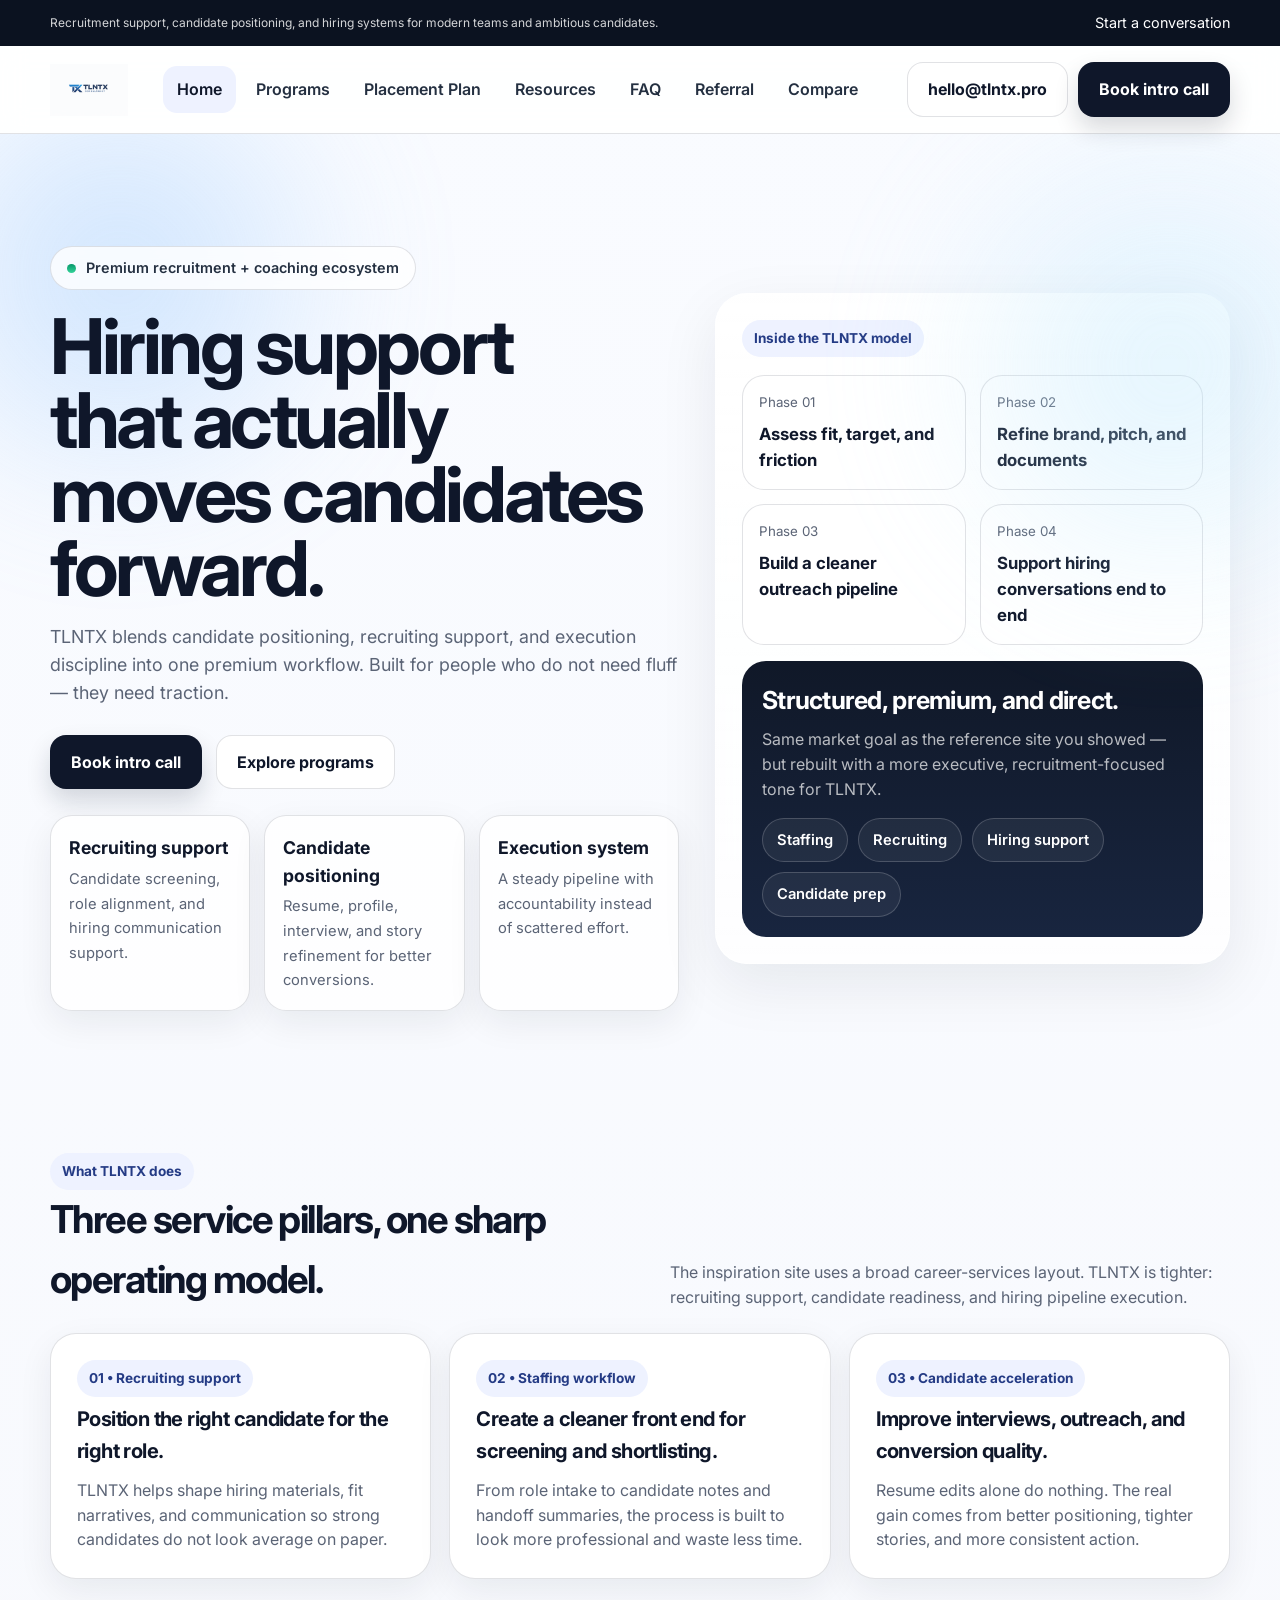
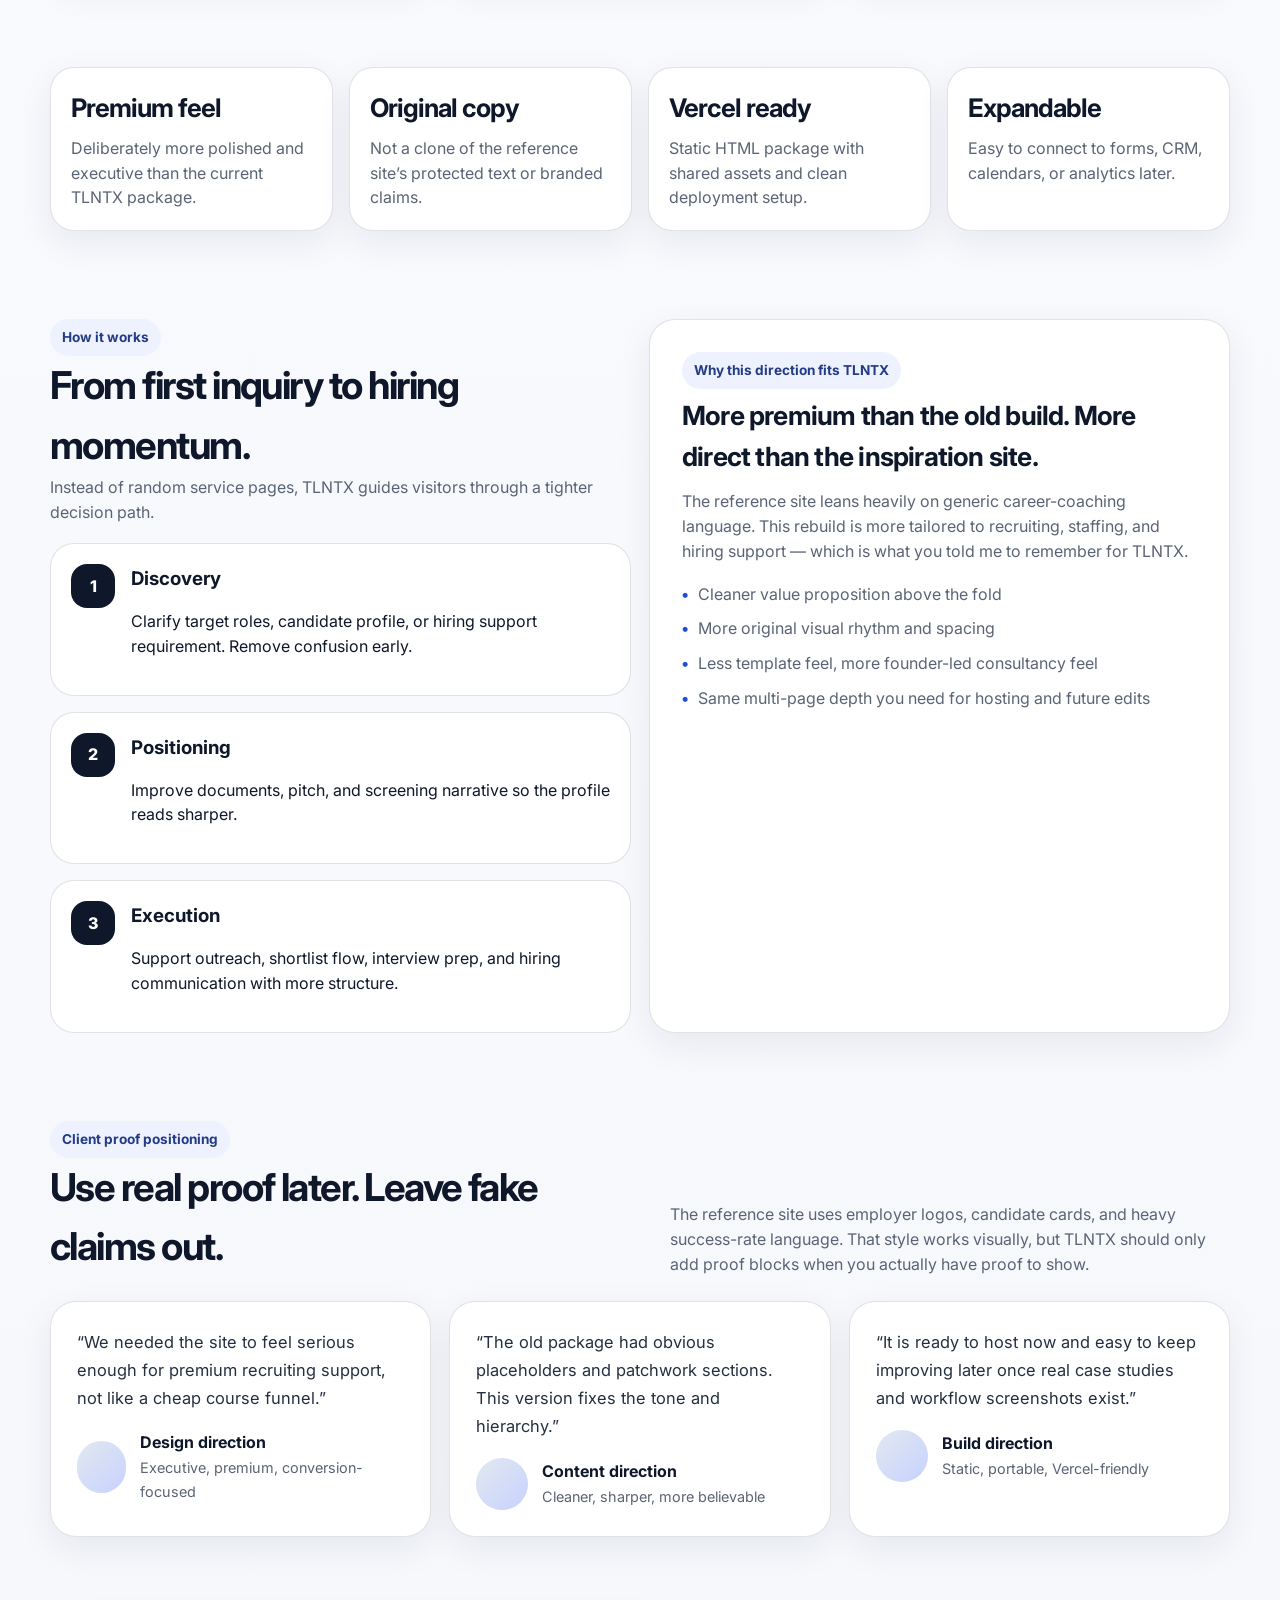
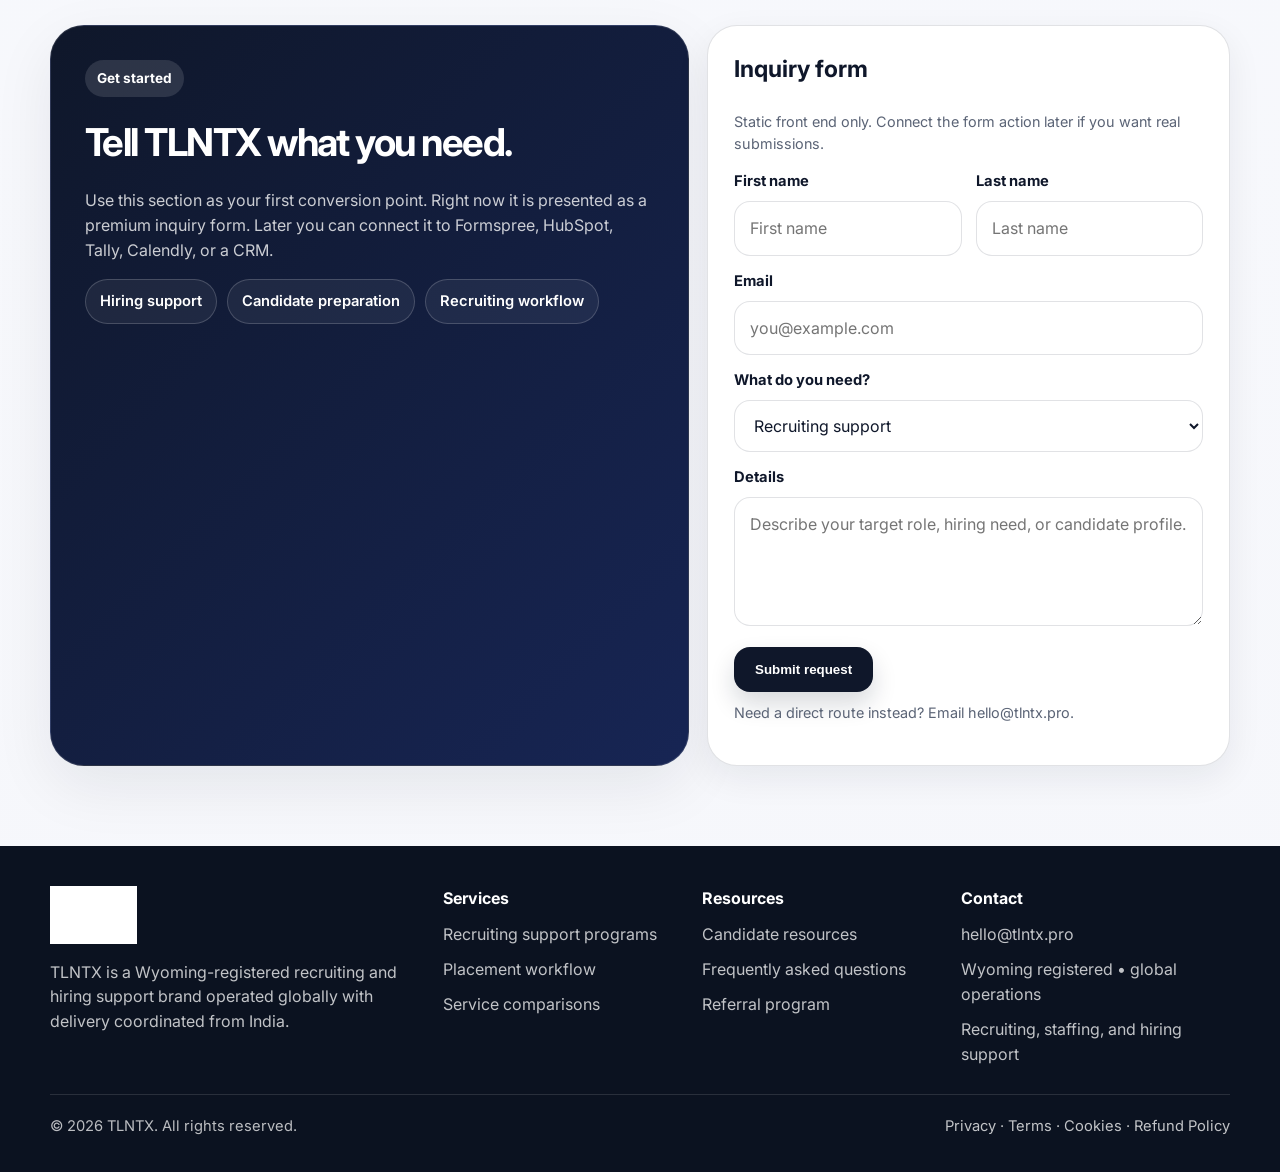
<file: index.html>
<!doctype html>
<html lang="en">
<head>
  <meta charset="utf-8" />
  <meta name="viewport" content="width=device-width,initial-scale=1" />
  <meta name="theme-color" content="#0f172a" />
  <title>TLNTX | Recruiting, staffing, and hiring support</title>
  <meta name="description" content="Premium recruiting and hiring support website for TLNTX." />
  <link rel="icon" href="/assets/favicon.svg" type="image/svg+xml" />
  <link rel="preconnect" href="https://fonts.googleapis.com">
  <link rel="preconnect" href="https://fonts.gstatic.com" crossorigin>
  <link href="https://fonts.googleapis.com/css2?family=Inter:wght@400;500;600;700;800&display=swap" rel="stylesheet">
  <link rel="stylesheet" href="/assets/site.css" />
</head>
<body>

<div class="topbar">
  <div class="container">
    <small>Recruitment support, candidate positioning, and hiring systems for modern teams and ambitious candidates.</small>
    <a href="/index.html#contact">Start a conversation</a>
  </div>
</div>
<header class="header">
  <div class="container header-row">
    <a class="brand" href="/index.html"><img src="/assets/tlntx-logo.png" alt="TLNTX" /></a>
    <nav class="nav"><a class="active" href="/index.html">Home</a><a class="" href="/programs.html">Programs</a><a class="" href="/placement-plan.html">Placement Plan</a><a class="" href="/resources.html">Resources</a><a class="" href="/faq.html">FAQ</a><a class="" href="/refer.html">Referral</a><a class="" href="/comparisons.html">Compare</a></nav>
    <div class="header-actions">
      <a class="btn-secondary" href="mailto:hello@tlntx.pro">hello@tlntx.pro</a>
      <a class="btn" href="/index.html#contact">Book intro call</a>
    </div>
    <button class="btn-ghost mobile-toggle" data-mobile-toggle aria-label="Open menu">Menu</button>
  </div>
  <div class="container mobile-menu" data-mobile-menu><a href="/index.html">Home</a><a href="/programs.html">Programs</a><a href="/placement-plan.html">Placement Plan</a><a href="/resources.html">Resources</a><a href="/faq.html">FAQ</a><a href="/refer.html">Referral</a><a href="/comparisons.html">Compare</a><a class="btn" style="margin-top:8px" href="/index.html#contact">Book intro call</a></div>
</header>


<main>
  <section class="hero">
    <div class="container hero-grid">
      <div>
        <div class="eyebrow"><span class="dot"></span>Premium recruitment + coaching ecosystem</div>
        <h1>Hiring support that actually moves candidates forward.</h1>
        <p class="lead">TLNTX blends candidate positioning, recruiting support, and execution discipline into one premium workflow. Built for people who do not need fluff — they need traction.</p>
        <div class="hero-actions">
          <a class="btn" href="#contact">Book intro call</a>
          <a class="btn-secondary" href="/programs.html">Explore programs</a>
        </div>
        <div class="metric-row">
          <div class="metric"><strong>Recruiting support</strong><span>Candidate screening, role alignment, and hiring communication support.</span></div>
          <div class="metric"><strong>Candidate positioning</strong><span>Resume, profile, interview, and story refinement for better conversions.</span></div>
          <div class="metric"><strong>Execution system</strong><span>A steady pipeline with accountability instead of scattered effort.</span></div>
        </div>
      </div>
      <div class="glass-card">
        <div class="kicker">Inside the TLNTX model</div>
        <div class="signal">
          <div class="signal-card"><small>Phase 01</small><strong>Assess fit, target, and friction</strong></div>
          <div class="signal-card"><small>Phase 02</small><strong>Refine brand, pitch, and documents</strong></div>
          <div class="signal-card"><small>Phase 03</small><strong>Build a cleaner outreach pipeline</strong></div>
          <div class="signal-card"><small>Phase 04</small><strong>Support hiring conversations end to end</strong></div>
        </div>
        <div class="panel">
          <div>
            <h3 style="margin:0 0 8px;font-size:1.55rem;letter-spacing:-.03em">Structured, premium, and direct.</h3>
            <p>Same market goal as the reference site you showed — but rebuilt with a more executive, recruitment-focused tone for TLNTX.</p>
          </div>
          <div class="tag-list">
            <span class="tag">Staffing</span>
            <span class="tag">Recruiting</span>
            <span class="tag">Hiring support</span>
            <span class="tag">Candidate prep</span>
          </div>
        </div>
      </div>
    </div>
  </section>

  <section>
    <div class="container">
      <div class="section-head">
        <div>
          <div class="kicker">What TLNTX does</div>
          <h2>Three service pillars, one sharp operating model.</h2>
        </div>
        <p>The inspiration site uses a broad career-services layout. TLNTX is tighter: recruiting support, candidate readiness, and hiring pipeline execution.</p>
      </div>
      <div class="grid-3">
        <article class="card">
          <div class="kicker">01 • Recruiting support</div>
          <h3>Position the right candidate for the right role.</h3>
          <p>TLNTX helps shape hiring materials, fit narratives, and communication so strong candidates do not look average on paper.</p>
        </article>
        <article class="card">
          <div class="kicker">02 • Staffing workflow</div>
          <h3>Create a cleaner front end for screening and shortlisting.</h3>
          <p>From role intake to candidate notes and handoff summaries, the process is built to look more professional and waste less time.</p>
        </article>
        <article class="card">
          <div class="kicker">03 • Candidate acceleration</div>
          <h3>Improve interviews, outreach, and conversion quality.</h3>
          <p>Resume edits alone do nothing. The real gain comes from better positioning, tighter stories, and more consistent action.</p>
        </article>
      </div>
    </div>
  </section>

  <section>
    <div class="container stat-band">
      <div class="stat"><strong>Premium feel</strong><span>Deliberately more polished and executive than the current TLNTX package.</span></div>
      <div class="stat"><strong>Original copy</strong><span>Not a clone of the reference site’s protected text or branded claims.</span></div>
      <div class="stat"><strong>Vercel ready</strong><span>Static HTML package with shared assets and clean deployment setup.</span></div>
      <div class="stat"><strong>Expandable</strong><span>Easy to connect to forms, CRM, calendars, or analytics later.</span></div>
    </div>
  </section>

  <section>
    <div class="container grid-2">
      <div>
        <div class="section-head" style="display:block;margin-bottom:18px">
          <div class="kicker">How it works</div>
          <h2>From first inquiry to hiring momentum.</h2>
          <p>Instead of random service pages, TLNTX guides visitors through a tighter decision path.</p>
        </div>
        <div class="timeline">
          <div class="step"><div class="step-index">1</div><div><h3 style="margin:0 0 8px">Discovery</h3><p>Clarify target roles, candidate profile, or hiring support requirement. Remove confusion early.</p></div></div>
          <div class="step"><div class="step-index">2</div><div><h3 style="margin:0 0 8px">Positioning</h3><p>Improve documents, pitch, and screening narrative so the profile reads sharper.</p></div></div>
          <div class="step"><div class="step-index">3</div><div><h3 style="margin:0 0 8px">Execution</h3><p>Support outreach, shortlist flow, interview prep, and hiring communication with more structure.</p></div></div>
        </div>
      </div>
      <div class="card" style="padding:32px">
        <div class="kicker">Why this direction fits TLNTX</div>
        <h3 style="font-size:1.65rem">More premium than the old build. More direct than the inspiration site.</h3>
        <p style="margin-top:12px">The reference site leans heavily on generic career-coaching language. This rebuild is more tailored to recruiting, staffing, and hiring support — which is what you told me to remember for TLNTX.</p>
        <ul class="mini-list" style="margin-top:18px">
          <li>Cleaner value proposition above the fold</li>
          <li>More original visual rhythm and spacing</li>
          <li>Less template feel, more founder-led consultancy feel</li>
          <li>Same multi-page depth you need for hosting and future edits</li>
        </ul>
      </div>
    </div>
  </section>

  <section>
    <div class="container">
      <div class="section-head">
        <div>
          <div class="kicker">Client proof positioning</div>
          <h2>Use real proof later. Leave fake claims out.</h2>
        </div>
        <p>The reference site uses employer logos, candidate cards, and heavy success-rate language. That style works visually, but TLNTX should only add proof blocks when you actually have proof to show.</p>
      </div>
      <div class="grid-3">
        <div class="card testimonial"><blockquote>“We needed the site to feel serious enough for premium recruiting support, not like a cheap course funnel.”</blockquote><div class="person"><div class="avatar"></div><div><strong>Design direction</strong><br><span class="helper">Executive, premium, conversion-focused</span></div></div></div>
        <div class="card testimonial"><blockquote>“The old package had obvious placeholders and patchwork sections. This version fixes the tone and hierarchy.”</blockquote><div class="person"><div class="avatar"></div><div><strong>Content direction</strong><br><span class="helper">Cleaner, sharper, more believable</span></div></div></div>
        <div class="card testimonial"><blockquote>“It is ready to host now and easy to keep improving later once real case studies and workflow screenshots exist.”</blockquote><div class="person"><div class="avatar"></div><div><strong>Build direction</strong><br><span class="helper">Static, portable, Vercel-friendly</span></div></div></div>
      </div>
    </div>
  </section>

  <section id="contact">
    <div class="container form-shell">
      <div class="cta-band">
        <div class="kicker" style="background:rgba(255,255,255,.12);color:#fff">Get started</div>
        <h2 style="margin:16px 0 12px;font-size:clamp(2rem,3vw,3rem);letter-spacing:-.04em">Tell TLNTX what you need.</h2>
        <p>Use this section as your first conversion point. Right now it is presented as a premium inquiry form. Later you can connect it to Formspree, HubSpot, Tally, Calendly, or a CRM.</p>
        <div class="tag-list">
          <span class="tag">Hiring support</span>
          <span class="tag">Candidate preparation</span>
          <span class="tag">Recruiting workflow</span>
        </div>
      </div>
      <div class="form-card">
        <h3 style="margin-top:0;font-size:1.45rem">Inquiry form</h3>
        <p class="helper">Static front end only. Connect the form action later if you want real submissions.</p>
        <form>
          <div class="form-grid">
            <div class="field"><label class="label">First name</label><input class="input" placeholder="First name" /></div>
            <div class="field"><label class="label">Last name</label><input class="input" placeholder="Last name" /></div>
          </div>
          <div class="field"><label class="label">Email</label><input class="input" type="email" placeholder="you@example.com" /></div>
          <div class="field"><label class="label">What do you need?</label><select><option>Recruiting support</option><option>Staffing workflow help</option><option>Candidate interview prep</option><option>Resume / profile positioning</option></select></div>
          <div class="field"><label class="label">Details</label><textarea rows="4" placeholder="Describe your target role, hiring need, or candidate profile."></textarea></div>
          <button class="btn" type="button">Submit request</button>
          <p class="helper" style="margin-top:10px">Need a direct route instead? Email <a href="mailto:hello@tlntx.pro">hello@tlntx.pro</a>.</p>
        </form>
      </div>
    </div>
  </section>
</main>


<footer class="footer">
  <div class="container">
    <div class="footer-grid">
      <div>
        <img class="footer-logo" src="/assets/tlntx-logo.png" alt="TLNTX" />
        <p>TLNTX is a Wyoming-registered recruiting and hiring support brand operated globally with delivery coordinated from India.</p>
      </div>
      <div>
        <h4>Services</h4>
        <ul>
          <li><a href="/programs.html">Recruiting support programs</a></li>
          <li><a href="/placement-plan.html">Placement workflow</a></li>
          <li><a href="/comparisons.html">Service comparisons</a></li>
        </ul>
      </div>
      <div>
        <h4>Resources</h4>
        <ul>
          <li><a href="/resources.html">Candidate resources</a></li>
          <li><a href="/faq.html">Frequently asked questions</a></li>
          <li><a href="/refer.html">Referral program</a></li>
        </ul>
      </div>
      <div>
        <h4>Contact</h4>
        <ul>
          <li><a href="mailto:hello@tlntx.pro">hello@tlntx.pro</a></li>
          <li>Wyoming registered • global operations</li>
          <li>Recruiting, staffing, and hiring support</li>
        </ul>
      </div>
    </div>
    <div class="footer-bottom">
      <div>© <span data-year></span> TLNTX. All rights reserved.</div>
      <div>
        <a href="/privacy.html">Privacy</a> ·
        <a href="/terms.html">Terms</a> ·
        <a href="/cookies.html">Cookies</a> ·
        <a href="/refund-policy.html">Refund Policy</a>
      </div>
    </div>
  </div>
</footer>
<script src="/assets/site.js"></script>

</body>
</html>
</file>
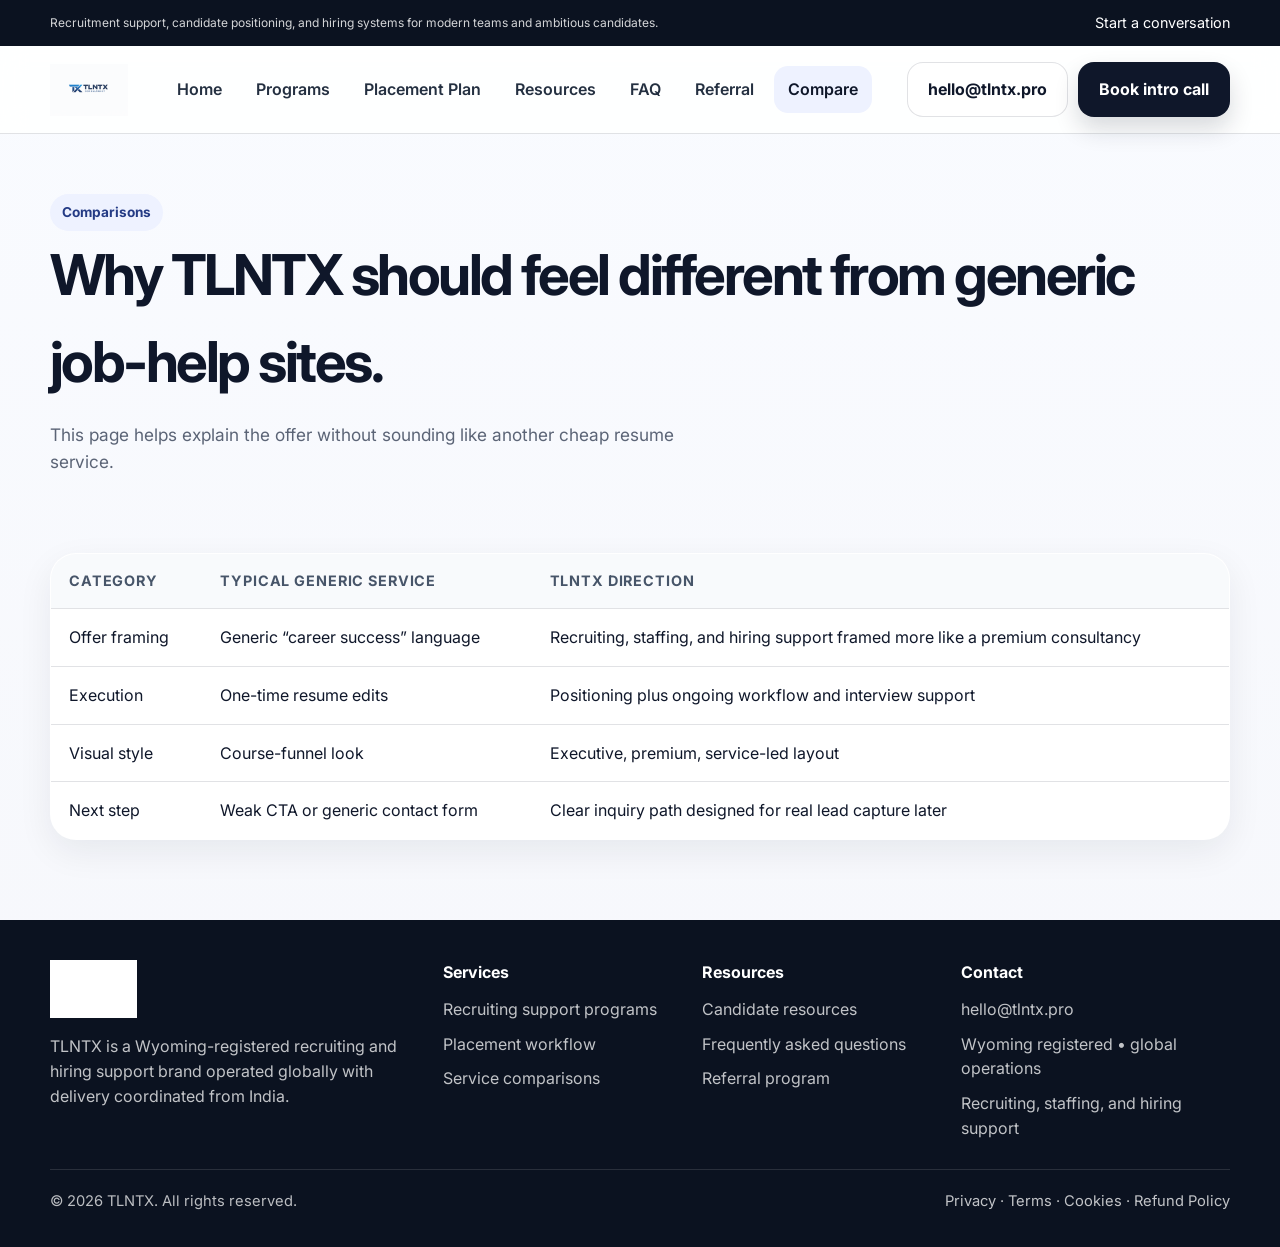
<file: comparisons.html>
<!doctype html>
<html lang="en">
<head>
  <meta charset="utf-8" />
  <meta name="viewport" content="width=device-width,initial-scale=1" />
  <meta name="theme-color" content="#0f172a" />
  <title>Comparisons | TLNTX</title>
  <meta name="description" content="How TLNTX compares to generic services." />
  <link rel="icon" href="/assets/favicon.svg" type="image/svg+xml" />
  <link rel="preconnect" href="https://fonts.googleapis.com">
  <link rel="preconnect" href="https://fonts.gstatic.com" crossorigin>
  <link href="https://fonts.googleapis.com/css2?family=Inter:wght@400;500;600;700;800&display=swap" rel="stylesheet">
  <link rel="stylesheet" href="/assets/site.css" />
</head>
<body>

<div class="topbar">
  <div class="container">
    <small>Recruitment support, candidate positioning, and hiring systems for modern teams and ambitious candidates.</small>
    <a href="/index.html#contact">Start a conversation</a>
  </div>
</div>
<header class="header">
  <div class="container header-row">
    <a class="brand" href="/index.html"><img src="/assets/tlntx-logo.png" alt="TLNTX" /></a>
    <nav class="nav"><a class="" href="/index.html">Home</a><a class="" href="/programs.html">Programs</a><a class="" href="/placement-plan.html">Placement Plan</a><a class="" href="/resources.html">Resources</a><a class="" href="/faq.html">FAQ</a><a class="" href="/refer.html">Referral</a><a class="active" href="/comparisons.html">Compare</a></nav>
    <div class="header-actions">
      <a class="btn-secondary" href="mailto:hello@tlntx.pro">hello@tlntx.pro</a>
      <a class="btn" href="/index.html#contact">Book intro call</a>
    </div>
    <button class="btn-ghost mobile-toggle" data-mobile-toggle aria-label="Open menu">Menu</button>
  </div>
  <div class="container mobile-menu" data-mobile-menu><a href="/index.html">Home</a><a href="/programs.html">Programs</a><a href="/placement-plan.html">Placement Plan</a><a href="/resources.html">Resources</a><a href="/faq.html">FAQ</a><a href="/refer.html">Referral</a><a href="/comparisons.html">Compare</a><a class="btn" style="margin-top:8px" href="/index.html#contact">Book intro call</a></div>
</header>


<main>
  <section class="page-hero">
    <div class="container">
      <div class="kicker">Comparisons</div>
      <h1>Why TLNTX should feel different from generic job-help sites.</h1>
      <p>This page helps explain the offer without sounding like another cheap resume service.</p>
    </div>
  </section>
  <section>
    <div class="container">
      <table class="compare-table">
        <thead><tr><th>Category</th><th>Typical generic service</th><th>TLNTX direction</th></tr></thead>
        <tbody>
          <tr><td>Offer framing</td><td>Generic “career success” language</td><td>Recruiting, staffing, and hiring support framed more like a premium consultancy</td></tr>
          <tr><td>Execution</td><td>One-time resume edits</td><td>Positioning plus ongoing workflow and interview support</td></tr>
          <tr><td>Visual style</td><td>Course-funnel look</td><td>Executive, premium, service-led layout</td></tr>
          <tr><td>Next step</td><td>Weak CTA or generic contact form</td><td>Clear inquiry path designed for real lead capture later</td></tr>
        </tbody>
      </table>
    </div>
  </section>
</main>


<footer class="footer">
  <div class="container">
    <div class="footer-grid">
      <div>
        <img class="footer-logo" src="/assets/tlntx-logo.png" alt="TLNTX" />
        <p>TLNTX is a Wyoming-registered recruiting and hiring support brand operated globally with delivery coordinated from India.</p>
      </div>
      <div>
        <h4>Services</h4>
        <ul>
          <li><a href="/programs.html">Recruiting support programs</a></li>
          <li><a href="/placement-plan.html">Placement workflow</a></li>
          <li><a href="/comparisons.html">Service comparisons</a></li>
        </ul>
      </div>
      <div>
        <h4>Resources</h4>
        <ul>
          <li><a href="/resources.html">Candidate resources</a></li>
          <li><a href="/faq.html">Frequently asked questions</a></li>
          <li><a href="/refer.html">Referral program</a></li>
        </ul>
      </div>
      <div>
        <h4>Contact</h4>
        <ul>
          <li><a href="mailto:hello@tlntx.pro">hello@tlntx.pro</a></li>
          <li>Wyoming registered • global operations</li>
          <li>Recruiting, staffing, and hiring support</li>
        </ul>
      </div>
    </div>
    <div class="footer-bottom">
      <div>© <span data-year></span> TLNTX. All rights reserved.</div>
      <div>
        <a href="/privacy.html">Privacy</a> ·
        <a href="/terms.html">Terms</a> ·
        <a href="/cookies.html">Cookies</a> ·
        <a href="/refund-policy.html">Refund Policy</a>
      </div>
    </div>
  </div>
</footer>
<script src="/assets/site.js"></script>

</body>
</html>
</file>
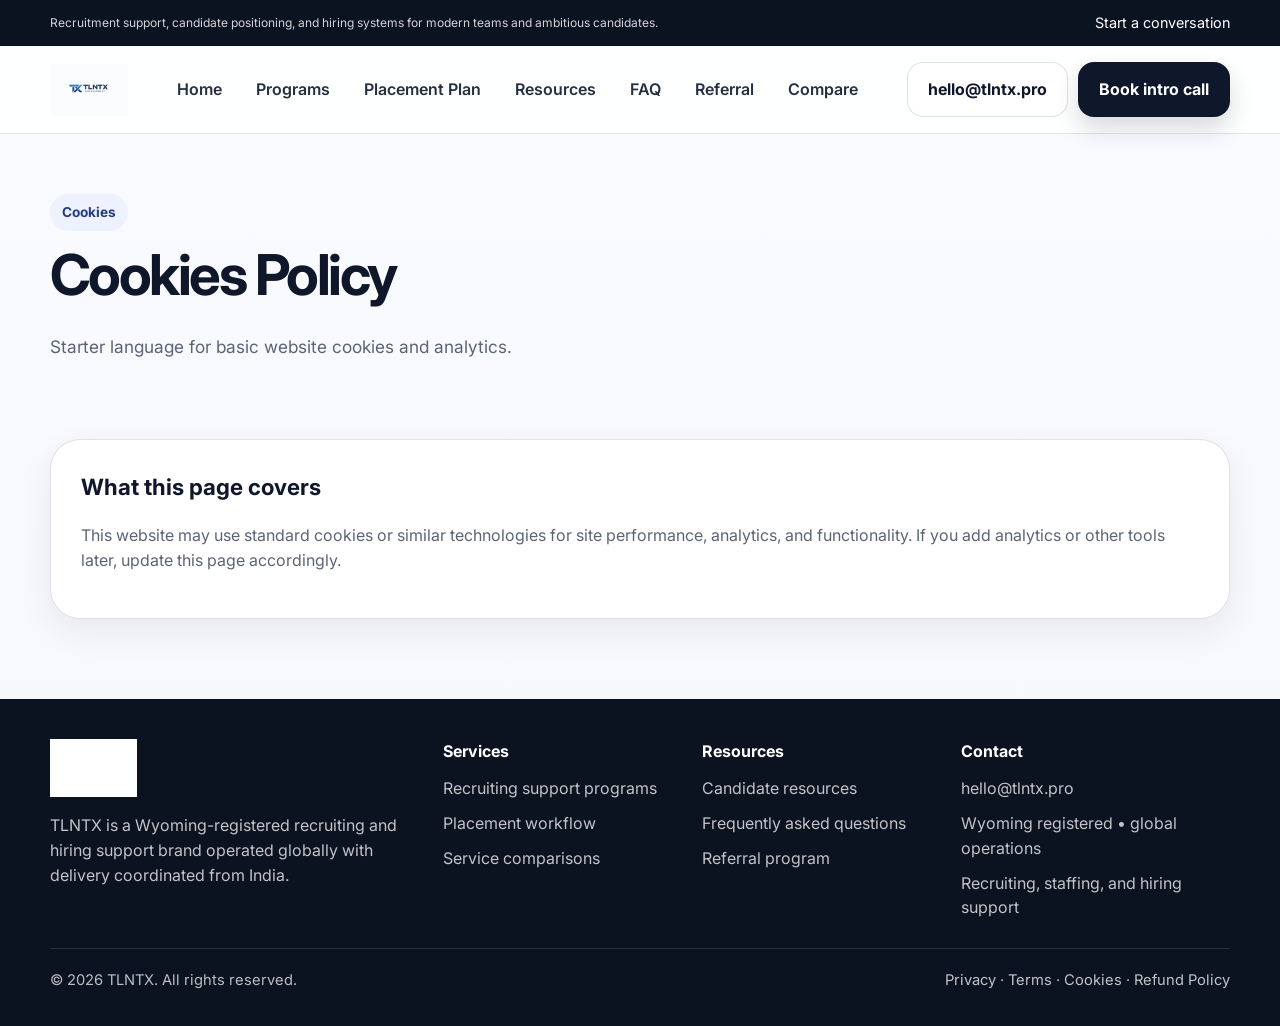
<file: cookies.html>
<!doctype html>
<html lang="en">
<head>
  <meta charset="utf-8" />
  <meta name="viewport" content="width=device-width,initial-scale=1" />
  <meta name="theme-color" content="#0f172a" />
  <title>Cookies Policy | TLNTX</title>
  <meta name="description" content="Cookies Policy for TLNTX." />
  <link rel="icon" href="/assets/favicon.svg" type="image/svg+xml" />
  <link rel="preconnect" href="https://fonts.googleapis.com">
  <link rel="preconnect" href="https://fonts.gstatic.com" crossorigin>
  <link href="https://fonts.googleapis.com/css2?family=Inter:wght@400;500;600;700;800&display=swap" rel="stylesheet">
  <link rel="stylesheet" href="/assets/site.css" />
</head>
<body>

<div class="topbar">
  <div class="container">
    <small>Recruitment support, candidate positioning, and hiring systems for modern teams and ambitious candidates.</small>
    <a href="/index.html#contact">Start a conversation</a>
  </div>
</div>
<header class="header">
  <div class="container header-row">
    <a class="brand" href="/index.html"><img src="/assets/tlntx-logo.png" alt="TLNTX" /></a>
    <nav class="nav"><a class="" href="/index.html">Home</a><a class="" href="/programs.html">Programs</a><a class="" href="/placement-plan.html">Placement Plan</a><a class="" href="/resources.html">Resources</a><a class="" href="/faq.html">FAQ</a><a class="" href="/refer.html">Referral</a><a class="" href="/comparisons.html">Compare</a></nav>
    <div class="header-actions">
      <a class="btn-secondary" href="mailto:hello@tlntx.pro">hello@tlntx.pro</a>
      <a class="btn" href="/index.html#contact">Book intro call</a>
    </div>
    <button class="btn-ghost mobile-toggle" data-mobile-toggle aria-label="Open menu">Menu</button>
  </div>
  <div class="container mobile-menu" data-mobile-menu><a href="/index.html">Home</a><a href="/programs.html">Programs</a><a href="/placement-plan.html">Placement Plan</a><a href="/resources.html">Resources</a><a href="/faq.html">FAQ</a><a href="/refer.html">Referral</a><a href="/comparisons.html">Compare</a><a class="btn" style="margin-top:8px" href="/index.html#contact">Book intro call</a></div>
</header>


<main>
  <section class="page-hero"><div class="container"><div class="kicker">Cookies</div><h1>Cookies Policy</h1><p>Starter language for basic website cookies and analytics.</p></div></section>
  <section><div class="container content-card rich-text"><h2>What this page covers</h2><p>This website may use standard cookies or similar technologies for site performance, analytics, and functionality. If you add analytics or other tools later, update this page accordingly.</p></div></section>
</main>


<footer class="footer">
  <div class="container">
    <div class="footer-grid">
      <div>
        <img class="footer-logo" src="/assets/tlntx-logo.png" alt="TLNTX" />
        <p>TLNTX is a Wyoming-registered recruiting and hiring support brand operated globally with delivery coordinated from India.</p>
      </div>
      <div>
        <h4>Services</h4>
        <ul>
          <li><a href="/programs.html">Recruiting support programs</a></li>
          <li><a href="/placement-plan.html">Placement workflow</a></li>
          <li><a href="/comparisons.html">Service comparisons</a></li>
        </ul>
      </div>
      <div>
        <h4>Resources</h4>
        <ul>
          <li><a href="/resources.html">Candidate resources</a></li>
          <li><a href="/faq.html">Frequently asked questions</a></li>
          <li><a href="/refer.html">Referral program</a></li>
        </ul>
      </div>
      <div>
        <h4>Contact</h4>
        <ul>
          <li><a href="mailto:hello@tlntx.pro">hello@tlntx.pro</a></li>
          <li>Wyoming registered • global operations</li>
          <li>Recruiting, staffing, and hiring support</li>
        </ul>
      </div>
    </div>
    <div class="footer-bottom">
      <div>© <span data-year></span> TLNTX. All rights reserved.</div>
      <div>
        <a href="/privacy.html">Privacy</a> ·
        <a href="/terms.html">Terms</a> ·
        <a href="/cookies.html">Cookies</a> ·
        <a href="/refund-policy.html">Refund Policy</a>
      </div>
    </div>
  </div>
</footer>
<script src="/assets/site.js"></script>

</body>
</html>
</file>
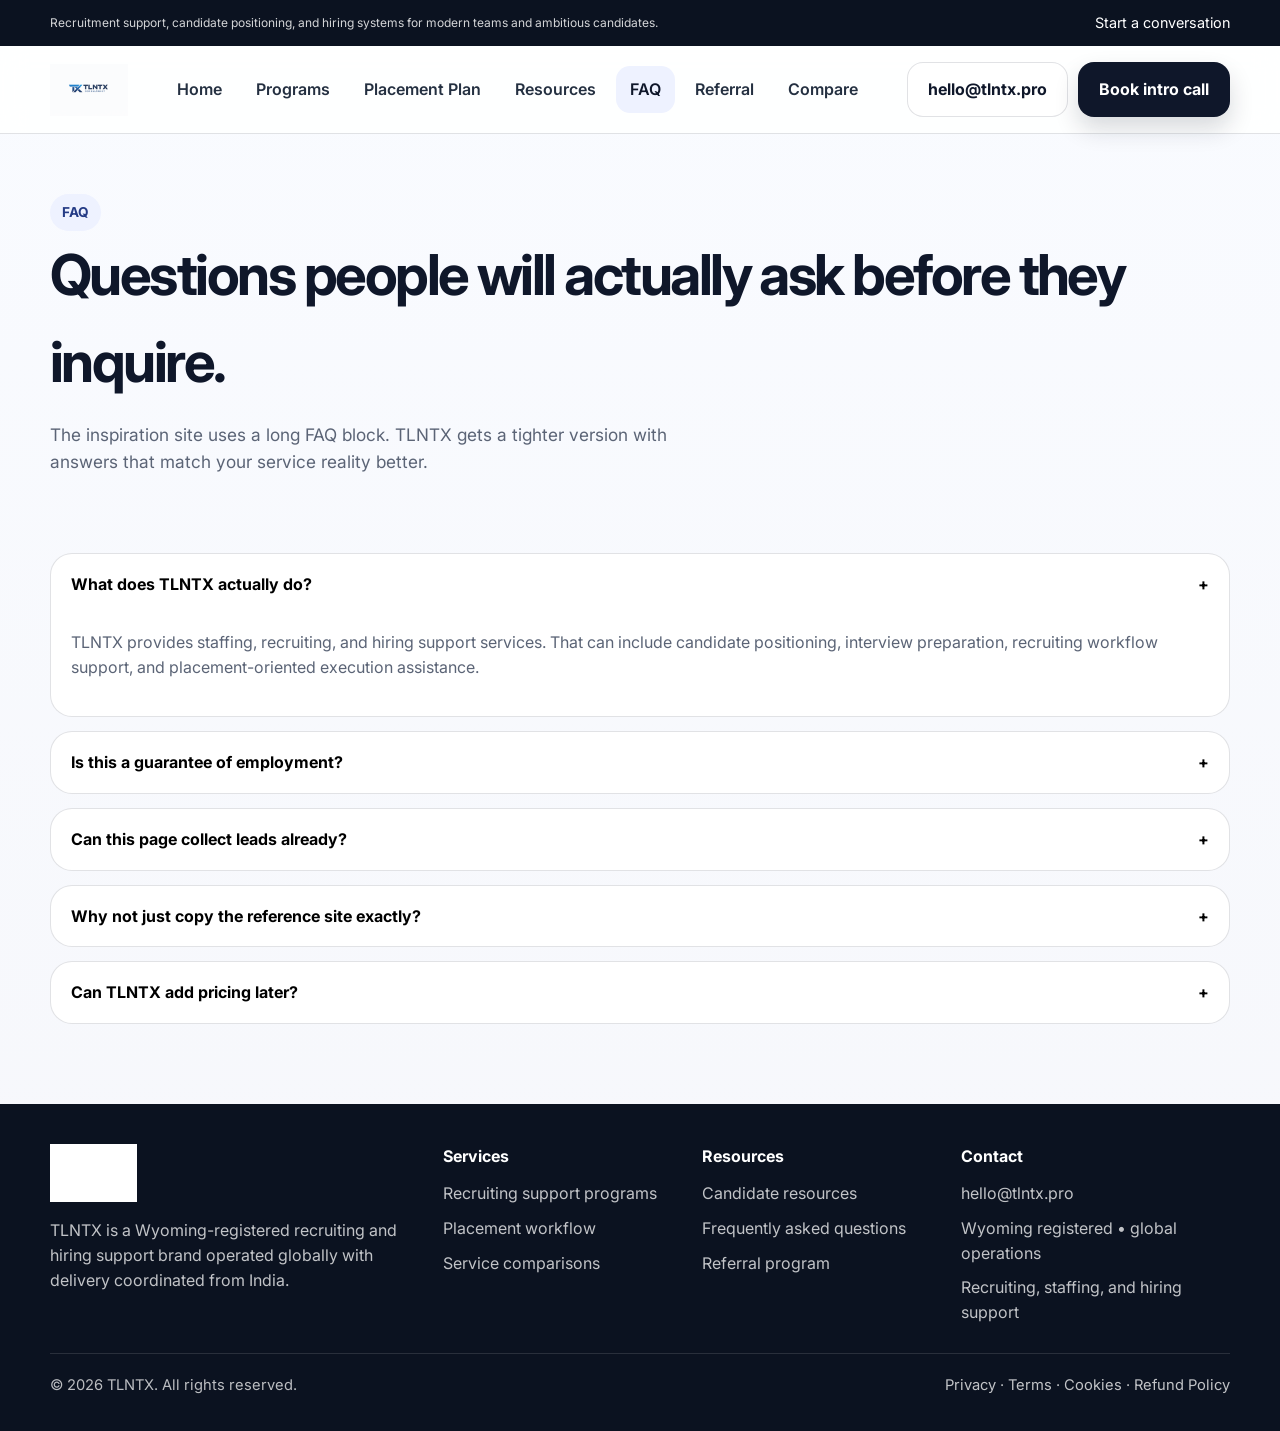
<file: faq.html>
<!doctype html>
<html lang="en">
<head>
  <meta charset="utf-8" />
  <meta name="viewport" content="width=device-width,initial-scale=1" />
  <meta name="theme-color" content="#0f172a" />
  <title>FAQ | TLNTX</title>
  <meta name="description" content="Frequently asked questions." />
  <link rel="icon" href="/assets/favicon.svg" type="image/svg+xml" />
  <link rel="preconnect" href="https://fonts.googleapis.com">
  <link rel="preconnect" href="https://fonts.gstatic.com" crossorigin>
  <link href="https://fonts.googleapis.com/css2?family=Inter:wght@400;500;600;700;800&display=swap" rel="stylesheet">
  <link rel="stylesheet" href="/assets/site.css" />
</head>
<body>

<div class="topbar">
  <div class="container">
    <small>Recruitment support, candidate positioning, and hiring systems for modern teams and ambitious candidates.</small>
    <a href="/index.html#contact">Start a conversation</a>
  </div>
</div>
<header class="header">
  <div class="container header-row">
    <a class="brand" href="/index.html"><img src="/assets/tlntx-logo.png" alt="TLNTX" /></a>
    <nav class="nav"><a class="" href="/index.html">Home</a><a class="" href="/programs.html">Programs</a><a class="" href="/placement-plan.html">Placement Plan</a><a class="" href="/resources.html">Resources</a><a class="active" href="/faq.html">FAQ</a><a class="" href="/refer.html">Referral</a><a class="" href="/comparisons.html">Compare</a></nav>
    <div class="header-actions">
      <a class="btn-secondary" href="mailto:hello@tlntx.pro">hello@tlntx.pro</a>
      <a class="btn" href="/index.html#contact">Book intro call</a>
    </div>
    <button class="btn-ghost mobile-toggle" data-mobile-toggle aria-label="Open menu">Menu</button>
  </div>
  <div class="container mobile-menu" data-mobile-menu><a href="/index.html">Home</a><a href="/programs.html">Programs</a><a href="/placement-plan.html">Placement Plan</a><a href="/resources.html">Resources</a><a href="/faq.html">FAQ</a><a href="/refer.html">Referral</a><a href="/comparisons.html">Compare</a><a class="btn" style="margin-top:8px" href="/index.html#contact">Book intro call</a></div>
</header>


<main>
  <section class="page-hero">
    <div class="container">
      <div class="kicker">FAQ</div>
      <h1>Questions people will actually ask before they inquire.</h1>
      <p>The inspiration site uses a long FAQ block. TLNTX gets a tighter version with answers that match your service reality better.</p>
    </div>
  </section>
  <section>
    <div class="container faq-list">
      <div class="faq-item open"><button class="faq-question">What does TLNTX actually do?<span>+</span></button><div class="faq-answer"><p>TLNTX provides staffing, recruiting, and hiring support services. That can include candidate positioning, interview preparation, recruiting workflow support, and placement-oriented execution assistance.</p></div></div>
      <div class="faq-item"><button class="faq-question">Is this a guarantee of employment?<span>+</span></button><div class="faq-answer"><p>No. The site is framed as support and service delivery, not a blanket guarantee of getting someone hired.</p></div></div>
      <div class="faq-item"><button class="faq-question">Can this page collect leads already?<span>+</span></button><div class="faq-answer"><p>The current package is front-end ready. You can connect the form later to Formspree, Tally, HubSpot, or another lead tool.</p></div></div>
      <div class="faq-item"><button class="faq-question">Why not just copy the reference site exactly?<span>+</span></button><div class="faq-answer"><p>Because protected site copy, brand assets, and distinctive layout choices should not be duplicated verbatim. This package follows the same premium service-site direction without being a straight ripoff.</p></div></div>
      <div class="faq-item"><button class="faq-question">Can TLNTX add pricing later?<span>+</span></button><div class="faq-answer"><p>Yes. The structure is ready for pricing sections, application pages, or booking integrations whenever you want them.</p></div></div>
    </div>
  </section>
</main>


<footer class="footer">
  <div class="container">
    <div class="footer-grid">
      <div>
        <img class="footer-logo" src="/assets/tlntx-logo.png" alt="TLNTX" />
        <p>TLNTX is a Wyoming-registered recruiting and hiring support brand operated globally with delivery coordinated from India.</p>
      </div>
      <div>
        <h4>Services</h4>
        <ul>
          <li><a href="/programs.html">Recruiting support programs</a></li>
          <li><a href="/placement-plan.html">Placement workflow</a></li>
          <li><a href="/comparisons.html">Service comparisons</a></li>
        </ul>
      </div>
      <div>
        <h4>Resources</h4>
        <ul>
          <li><a href="/resources.html">Candidate resources</a></li>
          <li><a href="/faq.html">Frequently asked questions</a></li>
          <li><a href="/refer.html">Referral program</a></li>
        </ul>
      </div>
      <div>
        <h4>Contact</h4>
        <ul>
          <li><a href="mailto:hello@tlntx.pro">hello@tlntx.pro</a></li>
          <li>Wyoming registered • global operations</li>
          <li>Recruiting, staffing, and hiring support</li>
        </ul>
      </div>
    </div>
    <div class="footer-bottom">
      <div>© <span data-year></span> TLNTX. All rights reserved.</div>
      <div>
        <a href="/privacy.html">Privacy</a> ·
        <a href="/terms.html">Terms</a> ·
        <a href="/cookies.html">Cookies</a> ·
        <a href="/refund-policy.html">Refund Policy</a>
      </div>
    </div>
  </div>
</footer>
<script src="/assets/site.js"></script>

</body>
</html>
</file>
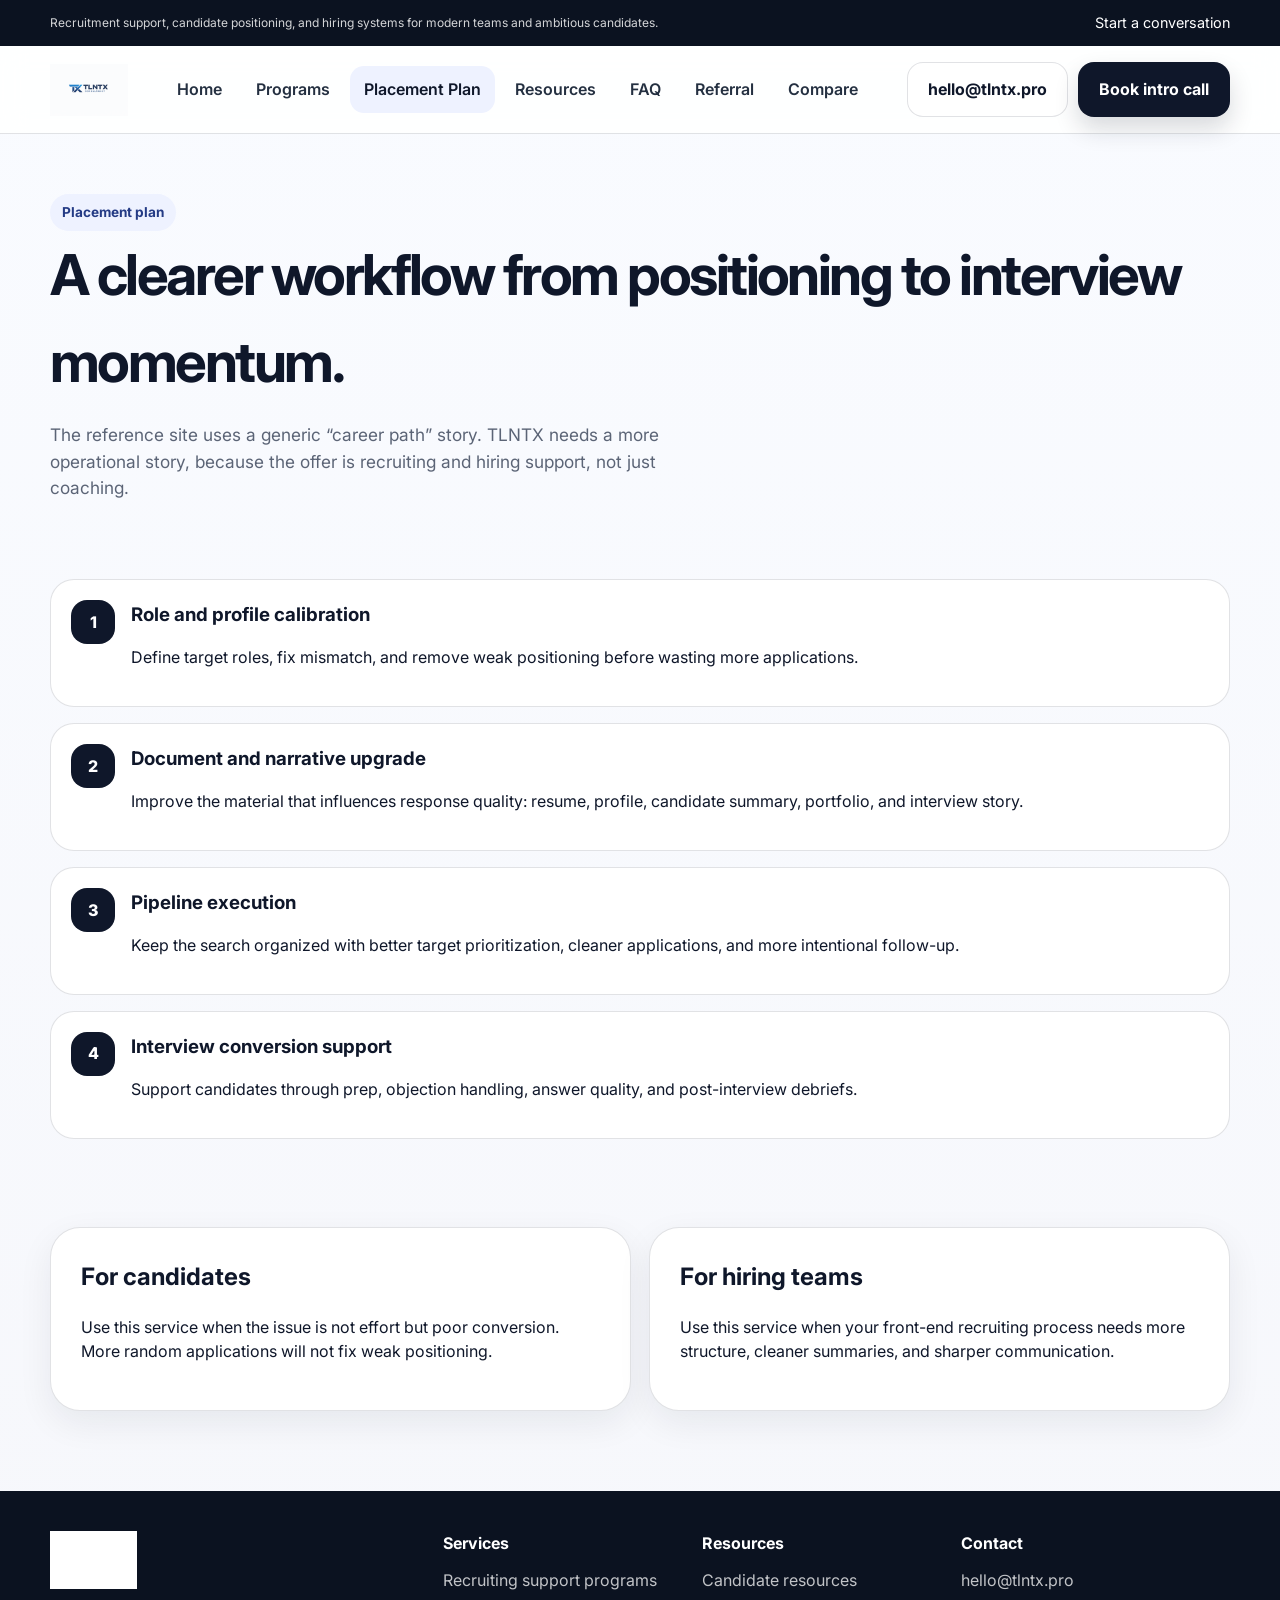
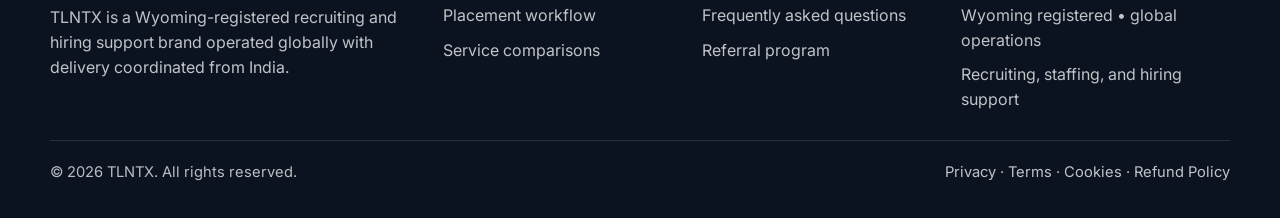
<file: placement-plan.html>
<!doctype html>
<html lang="en">
<head>
  <meta charset="utf-8" />
  <meta name="viewport" content="width=device-width,initial-scale=1" />
  <meta name="theme-color" content="#0f172a" />
  <title>Placement Plan | TLNTX</title>
  <meta name="description" content="Placement workflow and support plan." />
  <link rel="icon" href="/assets/favicon.svg" type="image/svg+xml" />
  <link rel="preconnect" href="https://fonts.googleapis.com">
  <link rel="preconnect" href="https://fonts.gstatic.com" crossorigin>
  <link href="https://fonts.googleapis.com/css2?family=Inter:wght@400;500;600;700;800&display=swap" rel="stylesheet">
  <link rel="stylesheet" href="/assets/site.css" />
</head>
<body>

<div class="topbar">
  <div class="container">
    <small>Recruitment support, candidate positioning, and hiring systems for modern teams and ambitious candidates.</small>
    <a href="/index.html#contact">Start a conversation</a>
  </div>
</div>
<header class="header">
  <div class="container header-row">
    <a class="brand" href="/index.html"><img src="/assets/tlntx-logo.png" alt="TLNTX" /></a>
    <nav class="nav"><a class="" href="/index.html">Home</a><a class="" href="/programs.html">Programs</a><a class="active" href="/placement-plan.html">Placement Plan</a><a class="" href="/resources.html">Resources</a><a class="" href="/faq.html">FAQ</a><a class="" href="/refer.html">Referral</a><a class="" href="/comparisons.html">Compare</a></nav>
    <div class="header-actions">
      <a class="btn-secondary" href="mailto:hello@tlntx.pro">hello@tlntx.pro</a>
      <a class="btn" href="/index.html#contact">Book intro call</a>
    </div>
    <button class="btn-ghost mobile-toggle" data-mobile-toggle aria-label="Open menu">Menu</button>
  </div>
  <div class="container mobile-menu" data-mobile-menu><a href="/index.html">Home</a><a href="/programs.html">Programs</a><a href="/placement-plan.html">Placement Plan</a><a href="/resources.html">Resources</a><a href="/faq.html">FAQ</a><a href="/refer.html">Referral</a><a href="/comparisons.html">Compare</a><a class="btn" style="margin-top:8px" href="/index.html#contact">Book intro call</a></div>
</header>


<main>
  <section class="page-hero">
    <div class="container">
      <div class="kicker">Placement plan</div>
      <h1>A clearer workflow from positioning to interview momentum.</h1>
      <p>The reference site uses a generic “career path” story. TLNTX needs a more operational story, because the offer is recruiting and hiring support, not just coaching.</p>
    </div>
  </section>
  <section>
    <div class="container timeline">
      <div class="step"><div class="step-index">1</div><div><h3 style="margin:0 0 8px">Role and profile calibration</h3><p>Define target roles, fix mismatch, and remove weak positioning before wasting more applications.</p></div></div>
      <div class="step"><div class="step-index">2</div><div><h3 style="margin:0 0 8px">Document and narrative upgrade</h3><p>Improve the material that influences response quality: resume, profile, candidate summary, portfolio, and interview story.</p></div></div>
      <div class="step"><div class="step-index">3</div><div><h3 style="margin:0 0 8px">Pipeline execution</h3><p>Keep the search organized with better target prioritization, cleaner applications, and more intentional follow-up.</p></div></div>
      <div class="step"><div class="step-index">4</div><div><h3 style="margin:0 0 8px">Interview conversion support</h3><p>Support candidates through prep, objection handling, answer quality, and post-interview debriefs.</p></div></div>
    </div>
  </section>
  <section>
    <div class="container callout-grid">
      <div class="content-card"><h2 style="margin-top:0">For candidates</h2><p>Use this service when the issue is not effort but poor conversion. More random applications will not fix weak positioning.</p></div>
      <div class="content-card"><h2 style="margin-top:0">For hiring teams</h2><p>Use this service when your front-end recruiting process needs more structure, cleaner summaries, and sharper communication.</p></div>
    </div>
  </section>
</main>


<footer class="footer">
  <div class="container">
    <div class="footer-grid">
      <div>
        <img class="footer-logo" src="/assets/tlntx-logo.png" alt="TLNTX" />
        <p>TLNTX is a Wyoming-registered recruiting and hiring support brand operated globally with delivery coordinated from India.</p>
      </div>
      <div>
        <h4>Services</h4>
        <ul>
          <li><a href="/programs.html">Recruiting support programs</a></li>
          <li><a href="/placement-plan.html">Placement workflow</a></li>
          <li><a href="/comparisons.html">Service comparisons</a></li>
        </ul>
      </div>
      <div>
        <h4>Resources</h4>
        <ul>
          <li><a href="/resources.html">Candidate resources</a></li>
          <li><a href="/faq.html">Frequently asked questions</a></li>
          <li><a href="/refer.html">Referral program</a></li>
        </ul>
      </div>
      <div>
        <h4>Contact</h4>
        <ul>
          <li><a href="mailto:hello@tlntx.pro">hello@tlntx.pro</a></li>
          <li>Wyoming registered • global operations</li>
          <li>Recruiting, staffing, and hiring support</li>
        </ul>
      </div>
    </div>
    <div class="footer-bottom">
      <div>© <span data-year></span> TLNTX. All rights reserved.</div>
      <div>
        <a href="/privacy.html">Privacy</a> ·
        <a href="/terms.html">Terms</a> ·
        <a href="/cookies.html">Cookies</a> ·
        <a href="/refund-policy.html">Refund Policy</a>
      </div>
    </div>
  </div>
</footer>
<script src="/assets/site.js"></script>

</body>
</html>
</file>
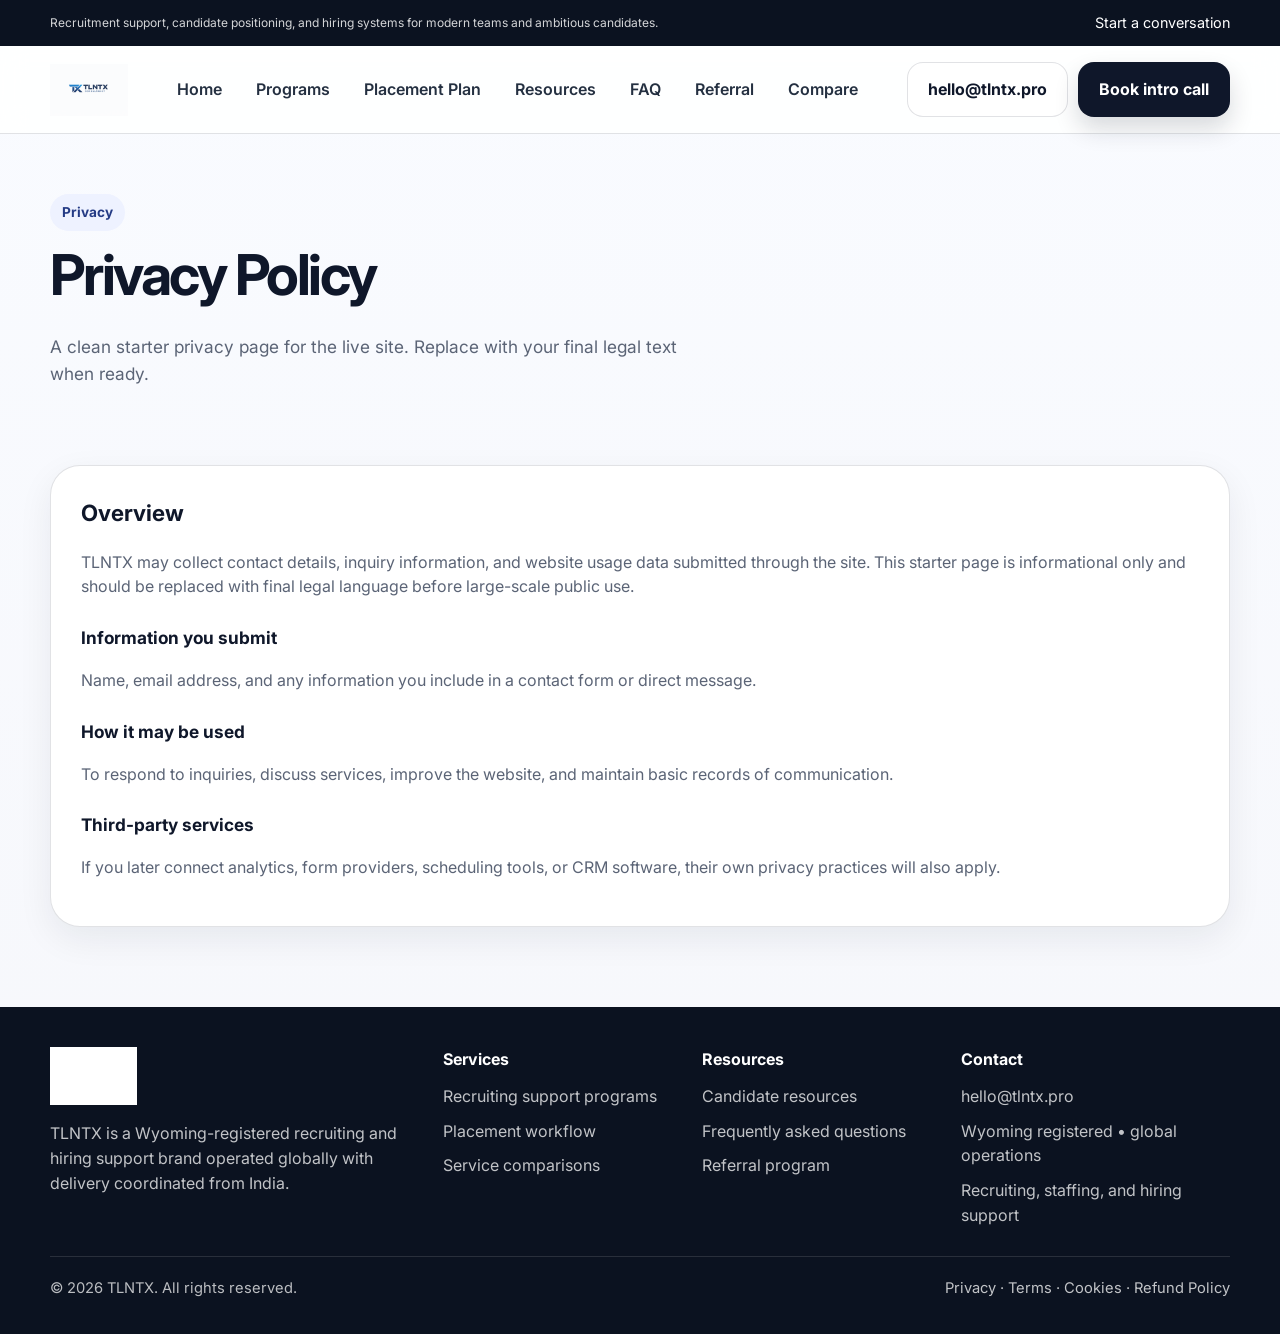
<file: privacy.html>
<!doctype html>
<html lang="en">
<head>
  <meta charset="utf-8" />
  <meta name="viewport" content="width=device-width,initial-scale=1" />
  <meta name="theme-color" content="#0f172a" />
  <title>Privacy Policy | TLNTX</title>
  <meta name="description" content="Privacy Policy for TLNTX." />
  <link rel="icon" href="/assets/favicon.svg" type="image/svg+xml" />
  <link rel="preconnect" href="https://fonts.googleapis.com">
  <link rel="preconnect" href="https://fonts.gstatic.com" crossorigin>
  <link href="https://fonts.googleapis.com/css2?family=Inter:wght@400;500;600;700;800&display=swap" rel="stylesheet">
  <link rel="stylesheet" href="/assets/site.css" />
</head>
<body>

<div class="topbar">
  <div class="container">
    <small>Recruitment support, candidate positioning, and hiring systems for modern teams and ambitious candidates.</small>
    <a href="/index.html#contact">Start a conversation</a>
  </div>
</div>
<header class="header">
  <div class="container header-row">
    <a class="brand" href="/index.html"><img src="/assets/tlntx-logo.png" alt="TLNTX" /></a>
    <nav class="nav"><a class="" href="/index.html">Home</a><a class="" href="/programs.html">Programs</a><a class="" href="/placement-plan.html">Placement Plan</a><a class="" href="/resources.html">Resources</a><a class="" href="/faq.html">FAQ</a><a class="" href="/refer.html">Referral</a><a class="" href="/comparisons.html">Compare</a></nav>
    <div class="header-actions">
      <a class="btn-secondary" href="mailto:hello@tlntx.pro">hello@tlntx.pro</a>
      <a class="btn" href="/index.html#contact">Book intro call</a>
    </div>
    <button class="btn-ghost mobile-toggle" data-mobile-toggle aria-label="Open menu">Menu</button>
  </div>
  <div class="container mobile-menu" data-mobile-menu><a href="/index.html">Home</a><a href="/programs.html">Programs</a><a href="/placement-plan.html">Placement Plan</a><a href="/resources.html">Resources</a><a href="/faq.html">FAQ</a><a href="/refer.html">Referral</a><a href="/comparisons.html">Compare</a><a class="btn" style="margin-top:8px" href="/index.html#contact">Book intro call</a></div>
</header>


<main>
  <section class="page-hero"><div class="container"><div class="kicker">Privacy</div><h1>Privacy Policy</h1><p>A clean starter privacy page for the live site. Replace with your final legal text when ready.</p></div></section>
  <section><div class="container content-card rich-text"><h2>Overview</h2><p>TLNTX may collect contact details, inquiry information, and website usage data submitted through the site. This starter page is informational only and should be replaced with final legal language before large-scale public use.</p><h3>Information you submit</h3><p>Name, email address, and any information you include in a contact form or direct message.</p><h3>How it may be used</h3><p>To respond to inquiries, discuss services, improve the website, and maintain basic records of communication.</p><h3>Third-party services</h3><p>If you later connect analytics, form providers, scheduling tools, or CRM software, their own privacy practices will also apply.</p></div></section>
</main>


<footer class="footer">
  <div class="container">
    <div class="footer-grid">
      <div>
        <img class="footer-logo" src="/assets/tlntx-logo.png" alt="TLNTX" />
        <p>TLNTX is a Wyoming-registered recruiting and hiring support brand operated globally with delivery coordinated from India.</p>
      </div>
      <div>
        <h4>Services</h4>
        <ul>
          <li><a href="/programs.html">Recruiting support programs</a></li>
          <li><a href="/placement-plan.html">Placement workflow</a></li>
          <li><a href="/comparisons.html">Service comparisons</a></li>
        </ul>
      </div>
      <div>
        <h4>Resources</h4>
        <ul>
          <li><a href="/resources.html">Candidate resources</a></li>
          <li><a href="/faq.html">Frequently asked questions</a></li>
          <li><a href="/refer.html">Referral program</a></li>
        </ul>
      </div>
      <div>
        <h4>Contact</h4>
        <ul>
          <li><a href="mailto:hello@tlntx.pro">hello@tlntx.pro</a></li>
          <li>Wyoming registered • global operations</li>
          <li>Recruiting, staffing, and hiring support</li>
        </ul>
      </div>
    </div>
    <div class="footer-bottom">
      <div>© <span data-year></span> TLNTX. All rights reserved.</div>
      <div>
        <a href="/privacy.html">Privacy</a> ·
        <a href="/terms.html">Terms</a> ·
        <a href="/cookies.html">Cookies</a> ·
        <a href="/refund-policy.html">Refund Policy</a>
      </div>
    </div>
  </div>
</footer>
<script src="/assets/site.js"></script>

</body>
</html>
</file>
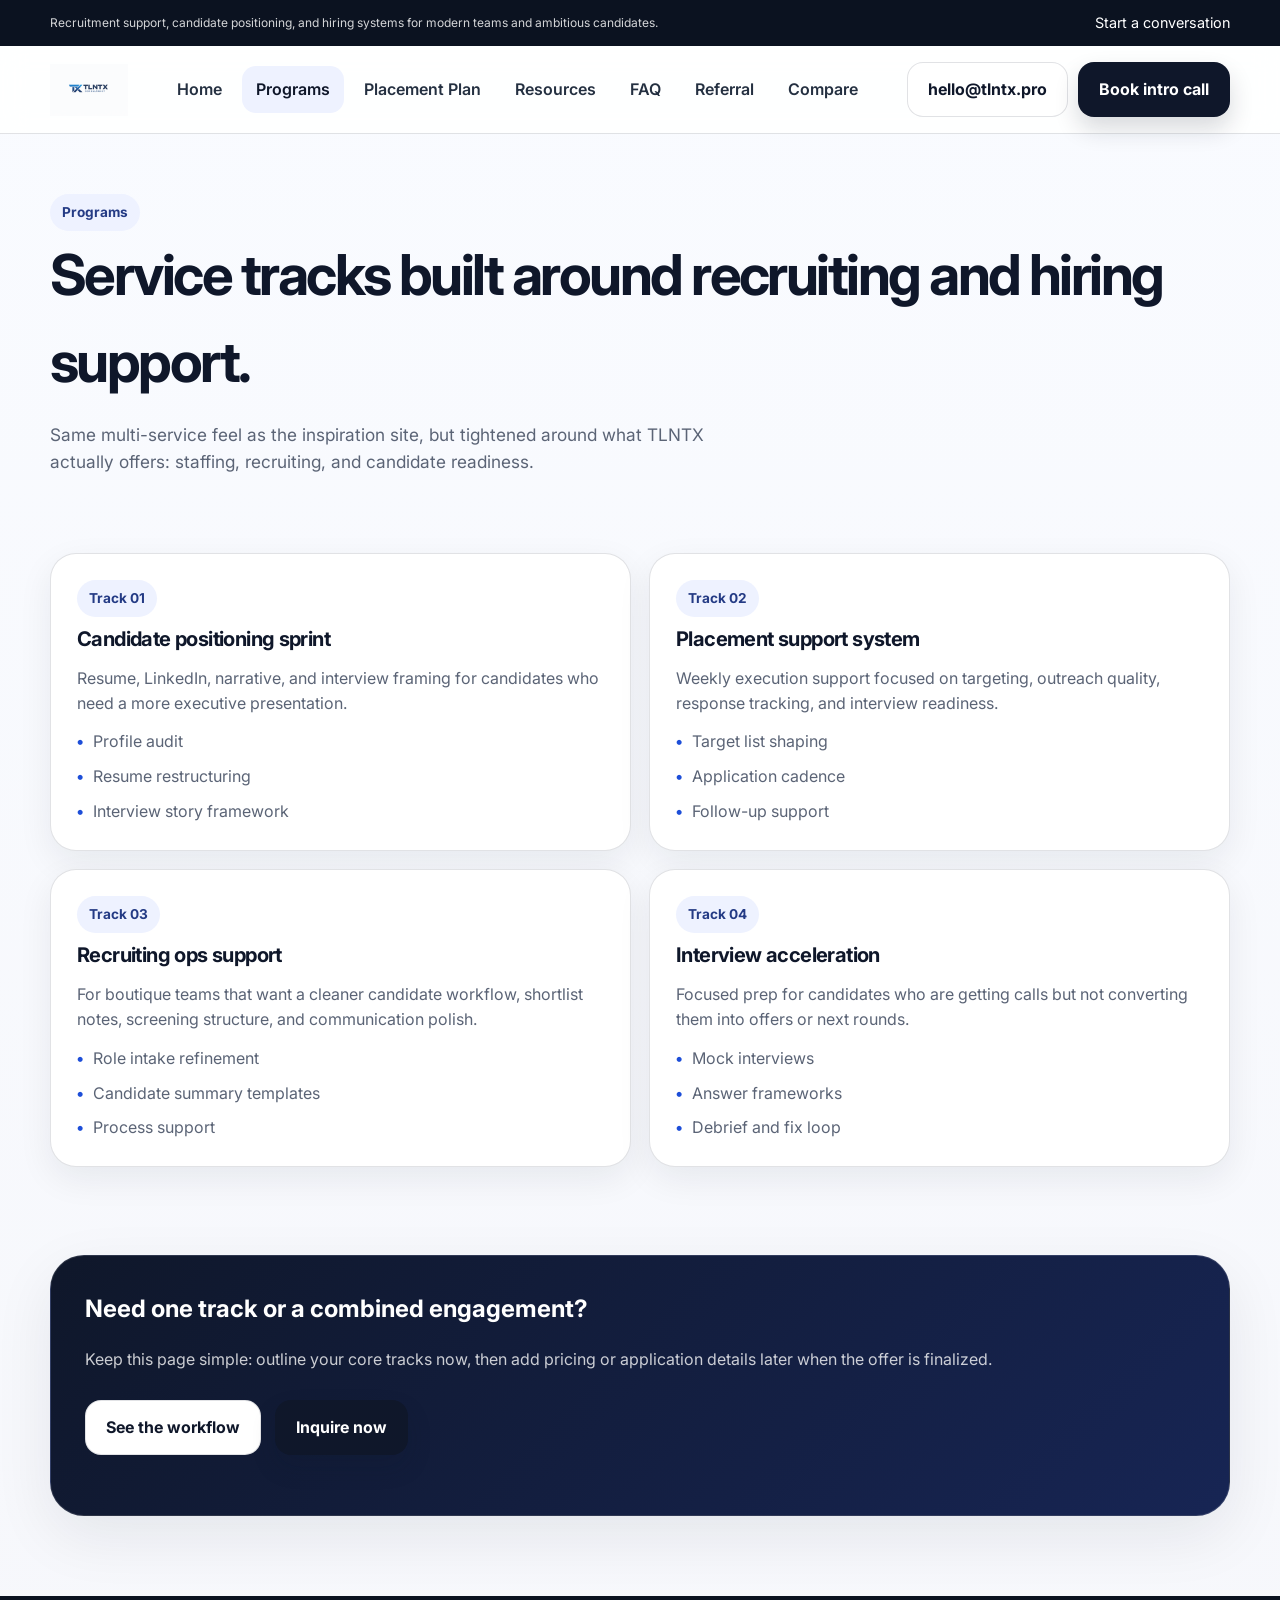
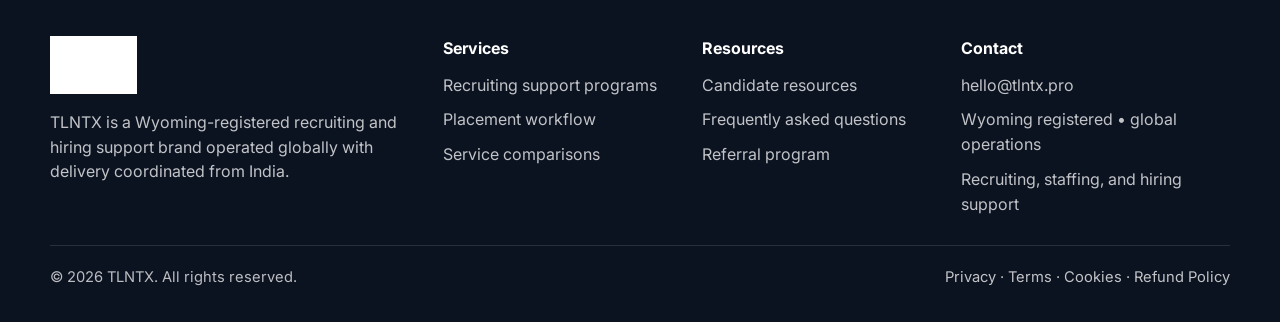
<file: programs.html>
<!doctype html>
<html lang="en">
<head>
  <meta charset="utf-8" />
  <meta name="viewport" content="width=device-width,initial-scale=1" />
  <meta name="theme-color" content="#0f172a" />
  <title>Programs | TLNTX</title>
  <meta name="description" content="Service tracks for TLNTX." />
  <link rel="icon" href="/assets/favicon.svg" type="image/svg+xml" />
  <link rel="preconnect" href="https://fonts.googleapis.com">
  <link rel="preconnect" href="https://fonts.gstatic.com" crossorigin>
  <link href="https://fonts.googleapis.com/css2?family=Inter:wght@400;500;600;700;800&display=swap" rel="stylesheet">
  <link rel="stylesheet" href="/assets/site.css" />
</head>
<body>

<div class="topbar">
  <div class="container">
    <small>Recruitment support, candidate positioning, and hiring systems for modern teams and ambitious candidates.</small>
    <a href="/index.html#contact">Start a conversation</a>
  </div>
</div>
<header class="header">
  <div class="container header-row">
    <a class="brand" href="/index.html"><img src="/assets/tlntx-logo.png" alt="TLNTX" /></a>
    <nav class="nav"><a class="" href="/index.html">Home</a><a class="active" href="/programs.html">Programs</a><a class="" href="/placement-plan.html">Placement Plan</a><a class="" href="/resources.html">Resources</a><a class="" href="/faq.html">FAQ</a><a class="" href="/refer.html">Referral</a><a class="" href="/comparisons.html">Compare</a></nav>
    <div class="header-actions">
      <a class="btn-secondary" href="mailto:hello@tlntx.pro">hello@tlntx.pro</a>
      <a class="btn" href="/index.html#contact">Book intro call</a>
    </div>
    <button class="btn-ghost mobile-toggle" data-mobile-toggle aria-label="Open menu">Menu</button>
  </div>
  <div class="container mobile-menu" data-mobile-menu><a href="/index.html">Home</a><a href="/programs.html">Programs</a><a href="/placement-plan.html">Placement Plan</a><a href="/resources.html">Resources</a><a href="/faq.html">FAQ</a><a href="/refer.html">Referral</a><a href="/comparisons.html">Compare</a><a class="btn" style="margin-top:8px" href="/index.html#contact">Book intro call</a></div>
</header>


<main>
  <section class="page-hero">
    <div class="container">
      <div class="kicker">Programs</div>
      <h1>Service tracks built around recruiting and hiring support.</h1>
      <p>Same multi-service feel as the inspiration site, but tightened around what TLNTX actually offers: staffing, recruiting, and candidate readiness.</p>
    </div>
  </section>
  <section>
    <div class="container grid-2">
      <article class="card"><div class="kicker">Track 01</div><h3>Candidate positioning sprint</h3><p>Resume, LinkedIn, narrative, and interview framing for candidates who need a more executive presentation.</p><ul class="mini-list" style="margin-top:14px"><li>Profile audit</li><li>Resume restructuring</li><li>Interview story framework</li></ul></article>
      <article class="card"><div class="kicker">Track 02</div><h3>Placement support system</h3><p>Weekly execution support focused on targeting, outreach quality, response tracking, and interview readiness.</p><ul class="mini-list" style="margin-top:14px"><li>Target list shaping</li><li>Application cadence</li><li>Follow-up support</li></ul></article>
      <article class="card"><div class="kicker">Track 03</div><h3>Recruiting ops support</h3><p>For boutique teams that want a cleaner candidate workflow, shortlist notes, screening structure, and communication polish.</p><ul class="mini-list" style="margin-top:14px"><li>Role intake refinement</li><li>Candidate summary templates</li><li>Process support</li></ul></article>
      <article class="card"><div class="kicker">Track 04</div><h3>Interview acceleration</h3><p>Focused prep for candidates who are getting calls but not converting them into offers or next rounds.</p><ul class="mini-list" style="margin-top:14px"><li>Mock interviews</li><li>Answer frameworks</li><li>Debrief and fix loop</li></ul></article>
    </div>
  </section>
  <section>
    <div class="container cta-band">
      <h2 style="margin-top:0">Need one track or a combined engagement?</h2>
      <p>Keep this page simple: outline your core tracks now, then add pricing or application details later when the offer is finalized.</p>
      <div class="hero-actions"><a class="btn-secondary" href="/placement-plan.html">See the workflow</a><a class="btn" href="/index.html#contact">Inquire now</a></div>
    </div>
  </section>
</main>


<footer class="footer">
  <div class="container">
    <div class="footer-grid">
      <div>
        <img class="footer-logo" src="/assets/tlntx-logo.png" alt="TLNTX" />
        <p>TLNTX is a Wyoming-registered recruiting and hiring support brand operated globally with delivery coordinated from India.</p>
      </div>
      <div>
        <h4>Services</h4>
        <ul>
          <li><a href="/programs.html">Recruiting support programs</a></li>
          <li><a href="/placement-plan.html">Placement workflow</a></li>
          <li><a href="/comparisons.html">Service comparisons</a></li>
        </ul>
      </div>
      <div>
        <h4>Resources</h4>
        <ul>
          <li><a href="/resources.html">Candidate resources</a></li>
          <li><a href="/faq.html">Frequently asked questions</a></li>
          <li><a href="/refer.html">Referral program</a></li>
        </ul>
      </div>
      <div>
        <h4>Contact</h4>
        <ul>
          <li><a href="mailto:hello@tlntx.pro">hello@tlntx.pro</a></li>
          <li>Wyoming registered • global operations</li>
          <li>Recruiting, staffing, and hiring support</li>
        </ul>
      </div>
    </div>
    <div class="footer-bottom">
      <div>© <span data-year></span> TLNTX. All rights reserved.</div>
      <div>
        <a href="/privacy.html">Privacy</a> ·
        <a href="/terms.html">Terms</a> ·
        <a href="/cookies.html">Cookies</a> ·
        <a href="/refund-policy.html">Refund Policy</a>
      </div>
    </div>
  </div>
</footer>
<script src="/assets/site.js"></script>

</body>
</html>
</file>
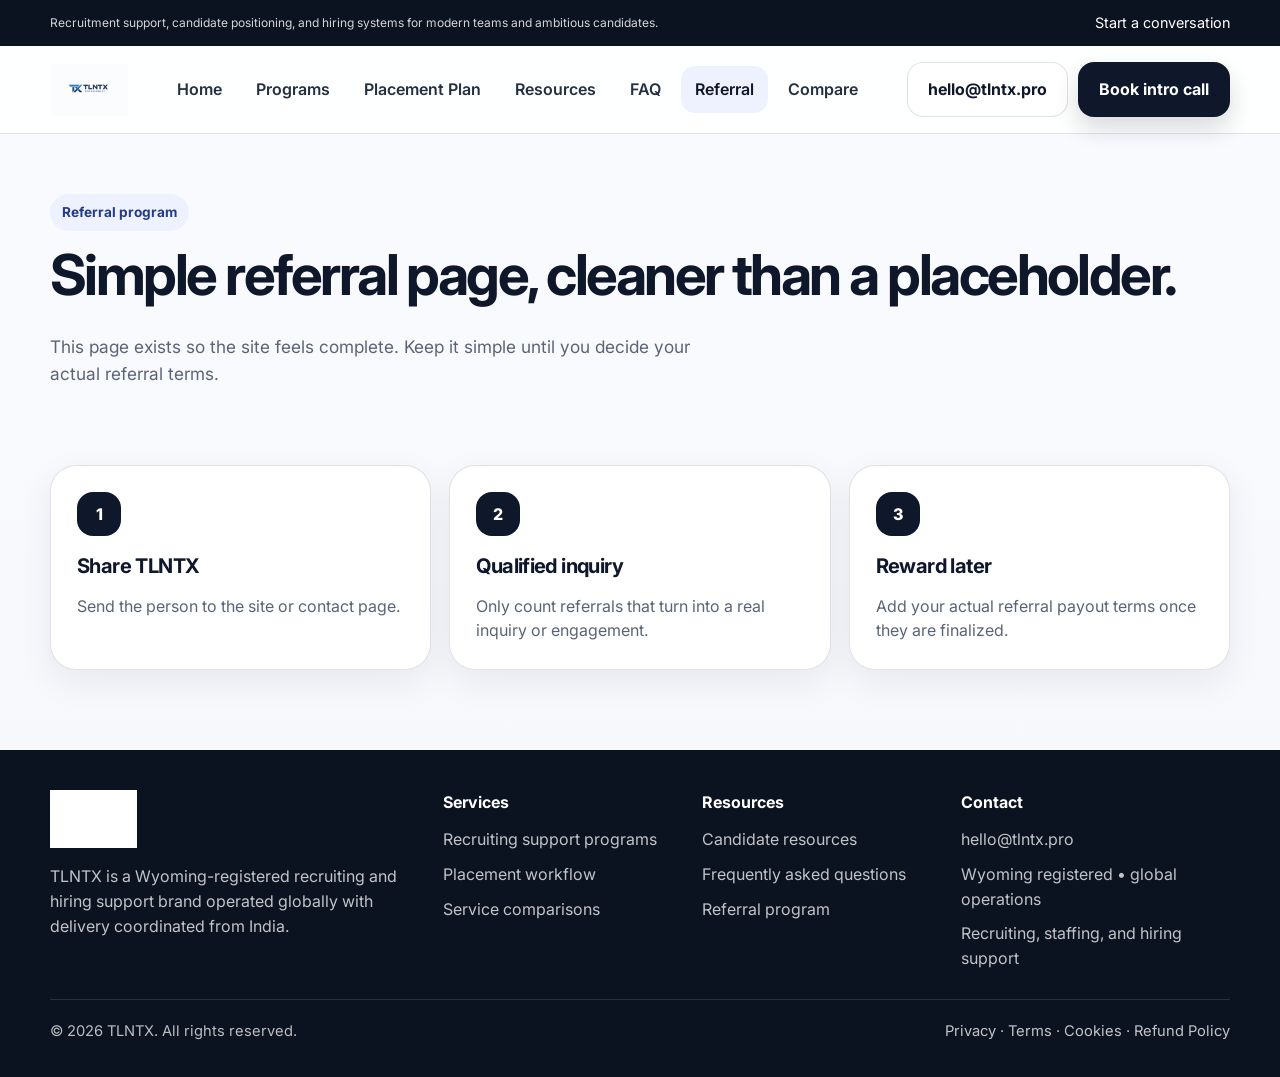
<file: refer.html>
<!doctype html>
<html lang="en">
<head>
  <meta charset="utf-8" />
  <meta name="viewport" content="width=device-width,initial-scale=1" />
  <meta name="theme-color" content="#0f172a" />
  <title>Referral Program | TLNTX</title>
  <meta name="description" content="Referral page for TLNTX." />
  <link rel="icon" href="/assets/favicon.svg" type="image/svg+xml" />
  <link rel="preconnect" href="https://fonts.googleapis.com">
  <link rel="preconnect" href="https://fonts.gstatic.com" crossorigin>
  <link href="https://fonts.googleapis.com/css2?family=Inter:wght@400;500;600;700;800&display=swap" rel="stylesheet">
  <link rel="stylesheet" href="/assets/site.css" />
</head>
<body>

<div class="topbar">
  <div class="container">
    <small>Recruitment support, candidate positioning, and hiring systems for modern teams and ambitious candidates.</small>
    <a href="/index.html#contact">Start a conversation</a>
  </div>
</div>
<header class="header">
  <div class="container header-row">
    <a class="brand" href="/index.html"><img src="/assets/tlntx-logo.png" alt="TLNTX" /></a>
    <nav class="nav"><a class="" href="/index.html">Home</a><a class="" href="/programs.html">Programs</a><a class="" href="/placement-plan.html">Placement Plan</a><a class="" href="/resources.html">Resources</a><a class="" href="/faq.html">FAQ</a><a class="active" href="/refer.html">Referral</a><a class="" href="/comparisons.html">Compare</a></nav>
    <div class="header-actions">
      <a class="btn-secondary" href="mailto:hello@tlntx.pro">hello@tlntx.pro</a>
      <a class="btn" href="/index.html#contact">Book intro call</a>
    </div>
    <button class="btn-ghost mobile-toggle" data-mobile-toggle aria-label="Open menu">Menu</button>
  </div>
  <div class="container mobile-menu" data-mobile-menu><a href="/index.html">Home</a><a href="/programs.html">Programs</a><a href="/placement-plan.html">Placement Plan</a><a href="/resources.html">Resources</a><a href="/faq.html">FAQ</a><a href="/refer.html">Referral</a><a href="/comparisons.html">Compare</a><a class="btn" style="margin-top:8px" href="/index.html#contact">Book intro call</a></div>
</header>


<main>
  <section class="page-hero">
    <div class="container">
      <div class="kicker">Referral program</div>
      <h1>Simple referral page, cleaner than a placeholder.</h1>
      <p>This page exists so the site feels complete. Keep it simple until you decide your actual referral terms.</p>
    </div>
  </section>
  <section>
    <div class="container grid-3">
      <div class="card"><div class="step-index" style="margin-bottom:14px">1</div><h3>Share TLNTX</h3><p>Send the person to the site or contact page.</p></div>
      <div class="card"><div class="step-index" style="margin-bottom:14px">2</div><h3>Qualified inquiry</h3><p>Only count referrals that turn into a real inquiry or engagement.</p></div>
      <div class="card"><div class="step-index" style="margin-bottom:14px">3</div><h3>Reward later</h3><p>Add your actual referral payout terms once they are finalized.</p></div>
    </div>
  </section>
</main>


<footer class="footer">
  <div class="container">
    <div class="footer-grid">
      <div>
        <img class="footer-logo" src="/assets/tlntx-logo.png" alt="TLNTX" />
        <p>TLNTX is a Wyoming-registered recruiting and hiring support brand operated globally with delivery coordinated from India.</p>
      </div>
      <div>
        <h4>Services</h4>
        <ul>
          <li><a href="/programs.html">Recruiting support programs</a></li>
          <li><a href="/placement-plan.html">Placement workflow</a></li>
          <li><a href="/comparisons.html">Service comparisons</a></li>
        </ul>
      </div>
      <div>
        <h4>Resources</h4>
        <ul>
          <li><a href="/resources.html">Candidate resources</a></li>
          <li><a href="/faq.html">Frequently asked questions</a></li>
          <li><a href="/refer.html">Referral program</a></li>
        </ul>
      </div>
      <div>
        <h4>Contact</h4>
        <ul>
          <li><a href="mailto:hello@tlntx.pro">hello@tlntx.pro</a></li>
          <li>Wyoming registered • global operations</li>
          <li>Recruiting, staffing, and hiring support</li>
        </ul>
      </div>
    </div>
    <div class="footer-bottom">
      <div>© <span data-year></span> TLNTX. All rights reserved.</div>
      <div>
        <a href="/privacy.html">Privacy</a> ·
        <a href="/terms.html">Terms</a> ·
        <a href="/cookies.html">Cookies</a> ·
        <a href="/refund-policy.html">Refund Policy</a>
      </div>
    </div>
  </div>
</footer>
<script src="/assets/site.js"></script>

</body>
</html>
</file>
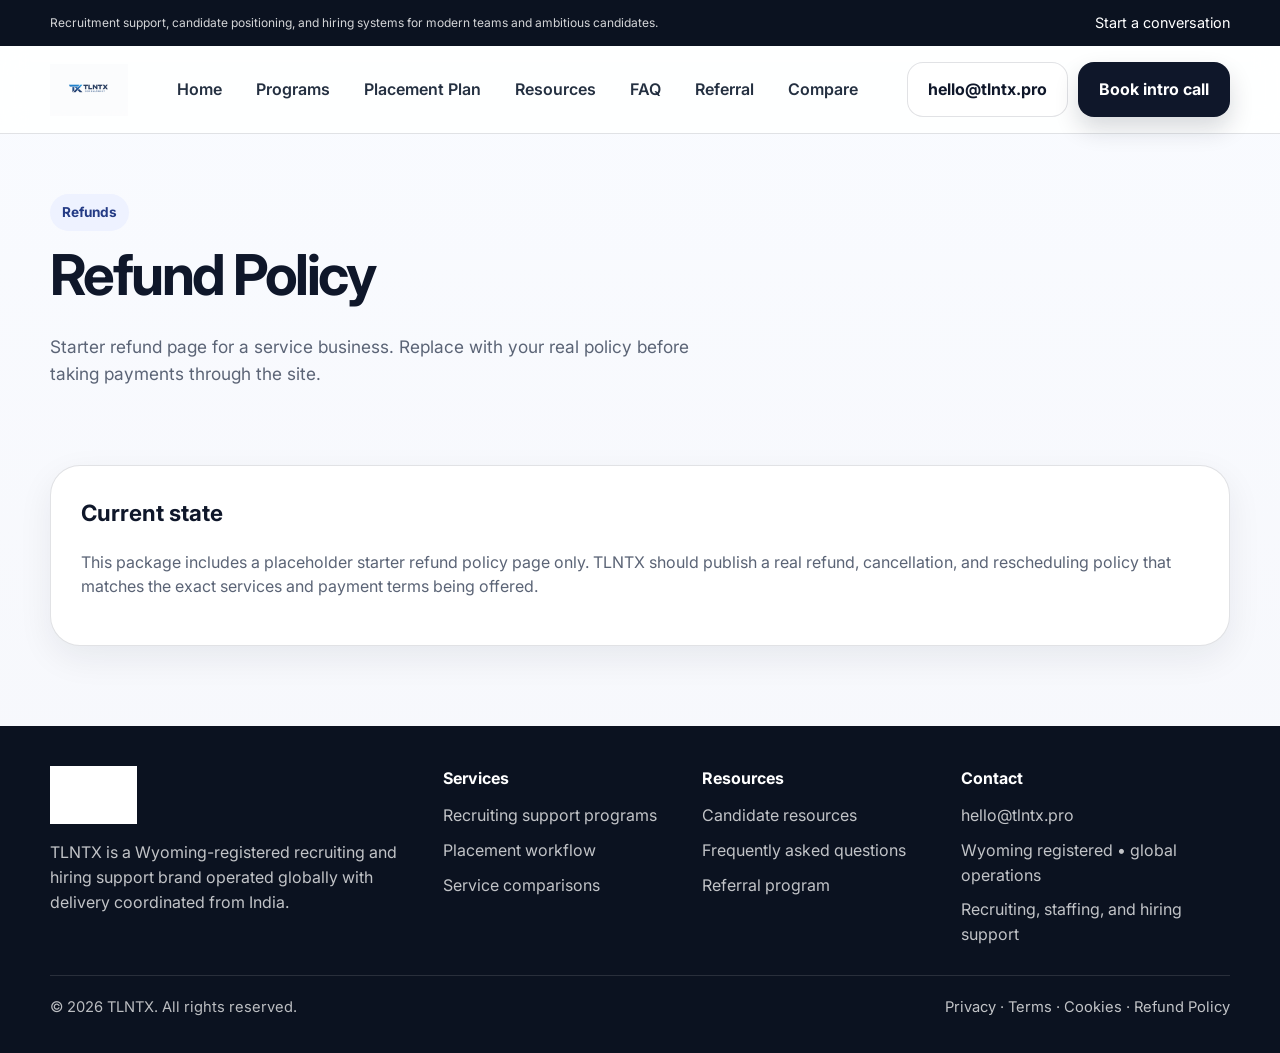
<file: refund-policy.html>
<!doctype html>
<html lang="en">
<head>
  <meta charset="utf-8" />
  <meta name="viewport" content="width=device-width,initial-scale=1" />
  <meta name="theme-color" content="#0f172a" />
  <title>Refund Policy | TLNTX</title>
  <meta name="description" content="Refund Policy for TLNTX." />
  <link rel="icon" href="/assets/favicon.svg" type="image/svg+xml" />
  <link rel="preconnect" href="https://fonts.googleapis.com">
  <link rel="preconnect" href="https://fonts.gstatic.com" crossorigin>
  <link href="https://fonts.googleapis.com/css2?family=Inter:wght@400;500;600;700;800&display=swap" rel="stylesheet">
  <link rel="stylesheet" href="/assets/site.css" />
</head>
<body>

<div class="topbar">
  <div class="container">
    <small>Recruitment support, candidate positioning, and hiring systems for modern teams and ambitious candidates.</small>
    <a href="/index.html#contact">Start a conversation</a>
  </div>
</div>
<header class="header">
  <div class="container header-row">
    <a class="brand" href="/index.html"><img src="/assets/tlntx-logo.png" alt="TLNTX" /></a>
    <nav class="nav"><a class="" href="/index.html">Home</a><a class="" href="/programs.html">Programs</a><a class="" href="/placement-plan.html">Placement Plan</a><a class="" href="/resources.html">Resources</a><a class="" href="/faq.html">FAQ</a><a class="" href="/refer.html">Referral</a><a class="" href="/comparisons.html">Compare</a></nav>
    <div class="header-actions">
      <a class="btn-secondary" href="mailto:hello@tlntx.pro">hello@tlntx.pro</a>
      <a class="btn" href="/index.html#contact">Book intro call</a>
    </div>
    <button class="btn-ghost mobile-toggle" data-mobile-toggle aria-label="Open menu">Menu</button>
  </div>
  <div class="container mobile-menu" data-mobile-menu><a href="/index.html">Home</a><a href="/programs.html">Programs</a><a href="/placement-plan.html">Placement Plan</a><a href="/resources.html">Resources</a><a href="/faq.html">FAQ</a><a href="/refer.html">Referral</a><a href="/comparisons.html">Compare</a><a class="btn" style="margin-top:8px" href="/index.html#contact">Book intro call</a></div>
</header>


<main>
  <section class="page-hero"><div class="container"><div class="kicker">Refunds</div><h1>Refund Policy</h1><p>Starter refund page for a service business. Replace with your real policy before taking payments through the site.</p></div></section>
  <section><div class="container content-card rich-text"><h2>Current state</h2><p>This package includes a placeholder starter refund policy page only. TLNTX should publish a real refund, cancellation, and rescheduling policy that matches the exact services and payment terms being offered.</p></div></section>
</main>


<footer class="footer">
  <div class="container">
    <div class="footer-grid">
      <div>
        <img class="footer-logo" src="/assets/tlntx-logo.png" alt="TLNTX" />
        <p>TLNTX is a Wyoming-registered recruiting and hiring support brand operated globally with delivery coordinated from India.</p>
      </div>
      <div>
        <h4>Services</h4>
        <ul>
          <li><a href="/programs.html">Recruiting support programs</a></li>
          <li><a href="/placement-plan.html">Placement workflow</a></li>
          <li><a href="/comparisons.html">Service comparisons</a></li>
        </ul>
      </div>
      <div>
        <h4>Resources</h4>
        <ul>
          <li><a href="/resources.html">Candidate resources</a></li>
          <li><a href="/faq.html">Frequently asked questions</a></li>
          <li><a href="/refer.html">Referral program</a></li>
        </ul>
      </div>
      <div>
        <h4>Contact</h4>
        <ul>
          <li><a href="mailto:hello@tlntx.pro">hello@tlntx.pro</a></li>
          <li>Wyoming registered • global operations</li>
          <li>Recruiting, staffing, and hiring support</li>
        </ul>
      </div>
    </div>
    <div class="footer-bottom">
      <div>© <span data-year></span> TLNTX. All rights reserved.</div>
      <div>
        <a href="/privacy.html">Privacy</a> ·
        <a href="/terms.html">Terms</a> ·
        <a href="/cookies.html">Cookies</a> ·
        <a href="/refund-policy.html">Refund Policy</a>
      </div>
    </div>
  </div>
</footer>
<script src="/assets/site.js"></script>

</body>
</html>
</file>
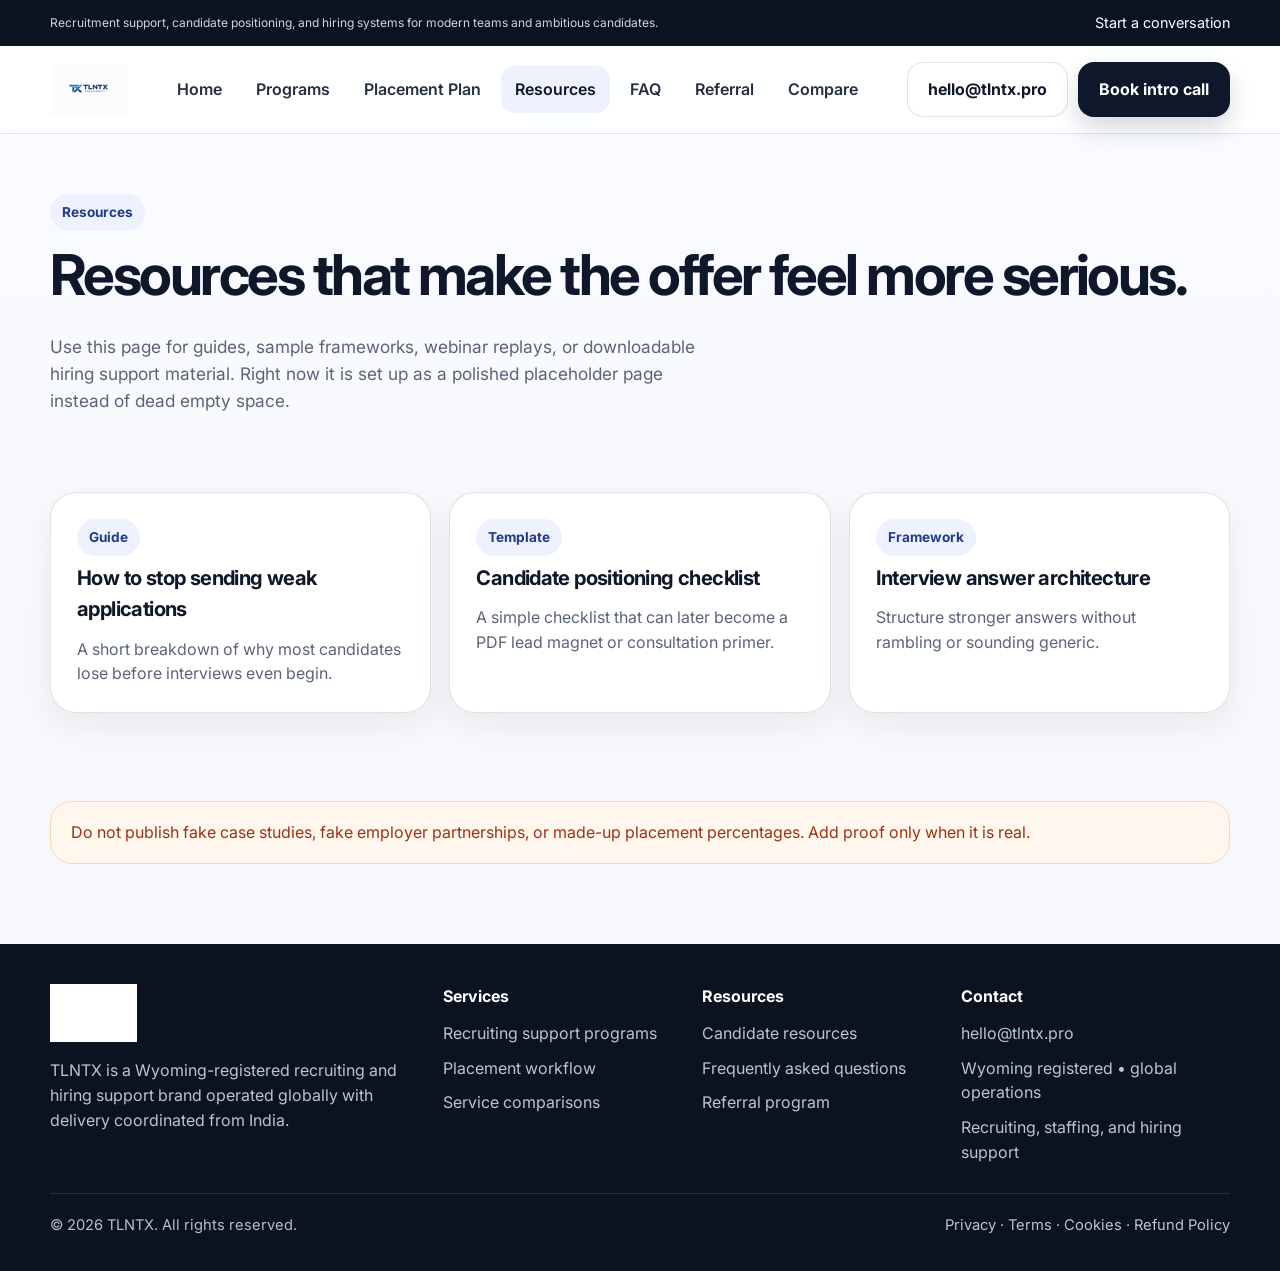
<file: resources.html>
<!doctype html>
<html lang="en">
<head>
  <meta charset="utf-8" />
  <meta name="viewport" content="width=device-width,initial-scale=1" />
  <meta name="theme-color" content="#0f172a" />
  <title>Resources | TLNTX</title>
  <meta name="description" content="Resources and guides for TLNTX." />
  <link rel="icon" href="/assets/favicon.svg" type="image/svg+xml" />
  <link rel="preconnect" href="https://fonts.googleapis.com">
  <link rel="preconnect" href="https://fonts.gstatic.com" crossorigin>
  <link href="https://fonts.googleapis.com/css2?family=Inter:wght@400;500;600;700;800&display=swap" rel="stylesheet">
  <link rel="stylesheet" href="/assets/site.css" />
</head>
<body>

<div class="topbar">
  <div class="container">
    <small>Recruitment support, candidate positioning, and hiring systems for modern teams and ambitious candidates.</small>
    <a href="/index.html#contact">Start a conversation</a>
  </div>
</div>
<header class="header">
  <div class="container header-row">
    <a class="brand" href="/index.html"><img src="/assets/tlntx-logo.png" alt="TLNTX" /></a>
    <nav class="nav"><a class="" href="/index.html">Home</a><a class="" href="/programs.html">Programs</a><a class="" href="/placement-plan.html">Placement Plan</a><a class="active" href="/resources.html">Resources</a><a class="" href="/faq.html">FAQ</a><a class="" href="/refer.html">Referral</a><a class="" href="/comparisons.html">Compare</a></nav>
    <div class="header-actions">
      <a class="btn-secondary" href="mailto:hello@tlntx.pro">hello@tlntx.pro</a>
      <a class="btn" href="/index.html#contact">Book intro call</a>
    </div>
    <button class="btn-ghost mobile-toggle" data-mobile-toggle aria-label="Open menu">Menu</button>
  </div>
  <div class="container mobile-menu" data-mobile-menu><a href="/index.html">Home</a><a href="/programs.html">Programs</a><a href="/placement-plan.html">Placement Plan</a><a href="/resources.html">Resources</a><a href="/faq.html">FAQ</a><a href="/refer.html">Referral</a><a href="/comparisons.html">Compare</a><a class="btn" style="margin-top:8px" href="/index.html#contact">Book intro call</a></div>
</header>


<main>
  <section class="page-hero">
    <div class="container">
      <div class="kicker">Resources</div>
      <h1>Resources that make the offer feel more serious.</h1>
      <p>Use this page for guides, sample frameworks, webinar replays, or downloadable hiring support material. Right now it is set up as a polished placeholder page instead of dead empty space.</p>
    </div>
  </section>
  <section>
    <div class="container grid-3">
      <article class="card"><div class="kicker">Guide</div><h3>How to stop sending weak applications</h3><p>A short breakdown of why most candidates lose before interviews even begin.</p></article>
      <article class="card"><div class="kicker">Template</div><h3>Candidate positioning checklist</h3><p>A simple checklist that can later become a PDF lead magnet or consultation primer.</p></article>
      <article class="card"><div class="kicker">Framework</div><h3>Interview answer architecture</h3><p>Structure stronger answers without rambling or sounding generic.</p></article>
    </div>
  </section>
  <section>
    <div class="container notice">Do not publish fake case studies, fake employer partnerships, or made-up placement percentages. Add proof only when it is real.</div>
  </section>
</main>


<footer class="footer">
  <div class="container">
    <div class="footer-grid">
      <div>
        <img class="footer-logo" src="/assets/tlntx-logo.png" alt="TLNTX" />
        <p>TLNTX is a Wyoming-registered recruiting and hiring support brand operated globally with delivery coordinated from India.</p>
      </div>
      <div>
        <h4>Services</h4>
        <ul>
          <li><a href="/programs.html">Recruiting support programs</a></li>
          <li><a href="/placement-plan.html">Placement workflow</a></li>
          <li><a href="/comparisons.html">Service comparisons</a></li>
        </ul>
      </div>
      <div>
        <h4>Resources</h4>
        <ul>
          <li><a href="/resources.html">Candidate resources</a></li>
          <li><a href="/faq.html">Frequently asked questions</a></li>
          <li><a href="/refer.html">Referral program</a></li>
        </ul>
      </div>
      <div>
        <h4>Contact</h4>
        <ul>
          <li><a href="mailto:hello@tlntx.pro">hello@tlntx.pro</a></li>
          <li>Wyoming registered • global operations</li>
          <li>Recruiting, staffing, and hiring support</li>
        </ul>
      </div>
    </div>
    <div class="footer-bottom">
      <div>© <span data-year></span> TLNTX. All rights reserved.</div>
      <div>
        <a href="/privacy.html">Privacy</a> ·
        <a href="/terms.html">Terms</a> ·
        <a href="/cookies.html">Cookies</a> ·
        <a href="/refund-policy.html">Refund Policy</a>
      </div>
    </div>
  </div>
</footer>
<script src="/assets/site.js"></script>

</body>
</html>
</file>
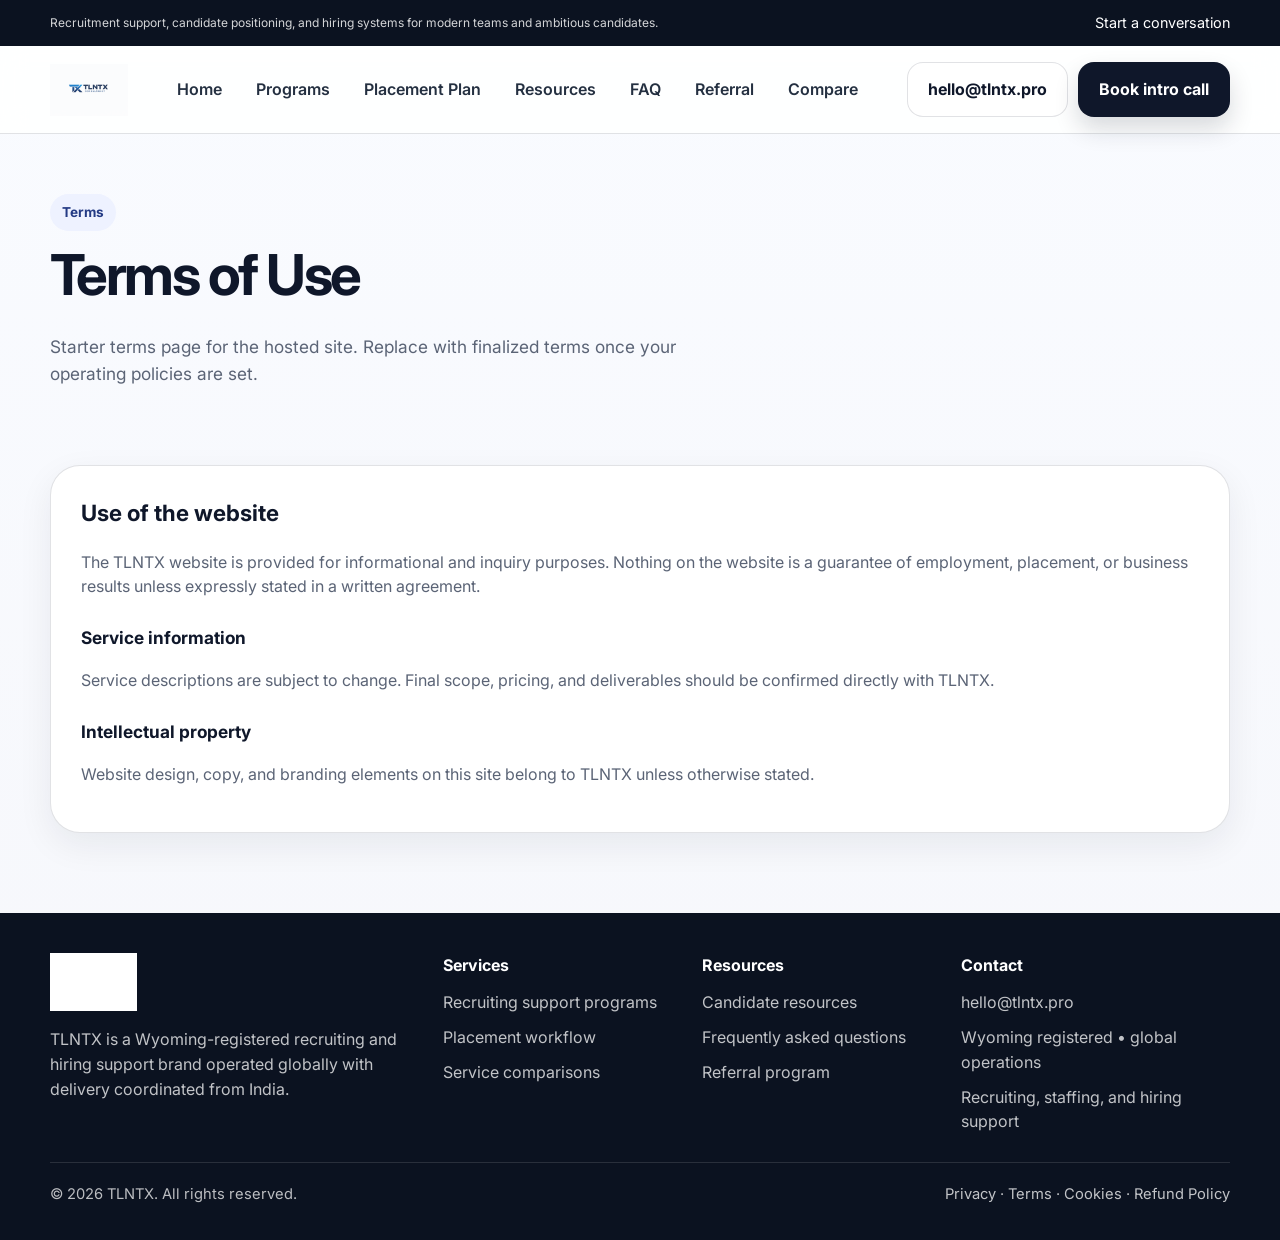
<file: terms.html>
<!doctype html>
<html lang="en">
<head>
  <meta charset="utf-8" />
  <meta name="viewport" content="width=device-width,initial-scale=1" />
  <meta name="theme-color" content="#0f172a" />
  <title>Terms of Use | TLNTX</title>
  <meta name="description" content="Terms of Use for TLNTX." />
  <link rel="icon" href="/assets/favicon.svg" type="image/svg+xml" />
  <link rel="preconnect" href="https://fonts.googleapis.com">
  <link rel="preconnect" href="https://fonts.gstatic.com" crossorigin>
  <link href="https://fonts.googleapis.com/css2?family=Inter:wght@400;500;600;700;800&display=swap" rel="stylesheet">
  <link rel="stylesheet" href="/assets/site.css" />
</head>
<body>

<div class="topbar">
  <div class="container">
    <small>Recruitment support, candidate positioning, and hiring systems for modern teams and ambitious candidates.</small>
    <a href="/index.html#contact">Start a conversation</a>
  </div>
</div>
<header class="header">
  <div class="container header-row">
    <a class="brand" href="/index.html"><img src="/assets/tlntx-logo.png" alt="TLNTX" /></a>
    <nav class="nav"><a class="" href="/index.html">Home</a><a class="" href="/programs.html">Programs</a><a class="" href="/placement-plan.html">Placement Plan</a><a class="" href="/resources.html">Resources</a><a class="" href="/faq.html">FAQ</a><a class="" href="/refer.html">Referral</a><a class="" href="/comparisons.html">Compare</a></nav>
    <div class="header-actions">
      <a class="btn-secondary" href="mailto:hello@tlntx.pro">hello@tlntx.pro</a>
      <a class="btn" href="/index.html#contact">Book intro call</a>
    </div>
    <button class="btn-ghost mobile-toggle" data-mobile-toggle aria-label="Open menu">Menu</button>
  </div>
  <div class="container mobile-menu" data-mobile-menu><a href="/index.html">Home</a><a href="/programs.html">Programs</a><a href="/placement-plan.html">Placement Plan</a><a href="/resources.html">Resources</a><a href="/faq.html">FAQ</a><a href="/refer.html">Referral</a><a href="/comparisons.html">Compare</a><a class="btn" style="margin-top:8px" href="/index.html#contact">Book intro call</a></div>
</header>


<main>
  <section class="page-hero"><div class="container"><div class="kicker">Terms</div><h1>Terms of Use</h1><p>Starter terms page for the hosted site. Replace with finalized terms once your operating policies are set.</p></div></section>
  <section><div class="container content-card rich-text"><h2>Use of the website</h2><p>The TLNTX website is provided for informational and inquiry purposes. Nothing on the website is a guarantee of employment, placement, or business results unless expressly stated in a written agreement.</p><h3>Service information</h3><p>Service descriptions are subject to change. Final scope, pricing, and deliverables should be confirmed directly with TLNTX.</p><h3>Intellectual property</h3><p>Website design, copy, and branding elements on this site belong to TLNTX unless otherwise stated.</p></div></section>
</main>


<footer class="footer">
  <div class="container">
    <div class="footer-grid">
      <div>
        <img class="footer-logo" src="/assets/tlntx-logo.png" alt="TLNTX" />
        <p>TLNTX is a Wyoming-registered recruiting and hiring support brand operated globally with delivery coordinated from India.</p>
      </div>
      <div>
        <h4>Services</h4>
        <ul>
          <li><a href="/programs.html">Recruiting support programs</a></li>
          <li><a href="/placement-plan.html">Placement workflow</a></li>
          <li><a href="/comparisons.html">Service comparisons</a></li>
        </ul>
      </div>
      <div>
        <h4>Resources</h4>
        <ul>
          <li><a href="/resources.html">Candidate resources</a></li>
          <li><a href="/faq.html">Frequently asked questions</a></li>
          <li><a href="/refer.html">Referral program</a></li>
        </ul>
      </div>
      <div>
        <h4>Contact</h4>
        <ul>
          <li><a href="mailto:hello@tlntx.pro">hello@tlntx.pro</a></li>
          <li>Wyoming registered • global operations</li>
          <li>Recruiting, staffing, and hiring support</li>
        </ul>
      </div>
    </div>
    <div class="footer-bottom">
      <div>© <span data-year></span> TLNTX. All rights reserved.</div>
      <div>
        <a href="/privacy.html">Privacy</a> ·
        <a href="/terms.html">Terms</a> ·
        <a href="/cookies.html">Cookies</a> ·
        <a href="/refund-policy.html">Refund Policy</a>
      </div>
    </div>
  </div>
</footer>
<script src="/assets/site.js"></script>

</body>
</html>
</file>
<file: assets/site.css>
:root{
  --bg:#f6f7fb;
  --card:#ffffff;
  --ink:#0f172a;
  --muted:#5b6476;
  --line:rgba(15,23,42,.12);
  --brand:#111827;
  --accent:#1d4ed8;
  --accent-2:#0ea5e9;
  --green:#059669;
  --soft-shadow:0 20px 60px rgba(15,23,42,.08);
  --card-shadow:0 12px 35px rgba(15,23,42,.07);
  --radius:26px;
  --radius-sm:18px;
  --max:1180px;
}
*{box-sizing:border-box}
html{scroll-behavior:smooth}
body{margin:0;font-family:Inter,system-ui,-apple-system,Segoe UI,Roboto,Arial,sans-serif;background:linear-gradient(180deg,#f9fbff 0%,#f6f7fb 100%);color:var(--ink);line-height:1.55}
a{text-decoration:none;color:inherit}
img{max-width:100%;display:block}
.container{width:min(var(--max),calc(100% - 32px));margin:0 auto}
.eyebrow{display:inline-flex;align-items:center;gap:10px;border:1px solid var(--line);background:rgba(255,255,255,.8);backdrop-filter:blur(12px);padding:10px 16px;border-radius:999px;font-size:.9rem;font-weight:600;color:#243041}
.dot{width:9px;height:9px;border-radius:999px;background:linear-gradient(180deg,var(--green),#34d399)}
.topbar{background:#0b1220;color:#fff;font-size:.9rem}
.topbar .container{display:flex;justify-content:space-between;align-items:center;padding:12px 0;gap:16px}
.topbar small{opacity:.82}
.header{position:sticky;top:0;z-index:40;background:rgba(255,255,255,.86);backdrop-filter:blur(12px);border-bottom:1px solid var(--line)}
.header-row{display:flex;align-items:center;justify-content:space-between;gap:18px;padding:16px 0}
.brand img{height:52px;width:auto}
.nav{display:flex;gap:6px;align-items:center}
.nav a{padding:11px 14px;border-radius:14px;font-weight:600;color:#243041}
.nav a:hover,.nav a.active{background:#eef2ff;color:#0f172a}
.header-actions{display:flex;align-items:center;gap:10px}
.btn,.btn-secondary,.btn-ghost{display:inline-flex;align-items:center;justify-content:center;gap:10px;padding:14px 20px;border-radius:16px;font-weight:700;transition:.2s ease;border:1px solid transparent;cursor:pointer}
.btn{background:#0f172a;color:#fff;box-shadow:0 12px 25px rgba(15,23,42,.16)}
.btn:hover{transform:translateY(-1px);background:#172238}
.btn-secondary{background:#fff;border-color:var(--line);color:#0f172a}
.btn-secondary:hover{background:#f8fafc}
.btn-ghost{padding:10px 12px;border-color:var(--line);background:#fff}
.mobile-toggle{display:none}
.mobile-menu{display:none;border-top:1px solid var(--line);padding:10px 0 18px}
.mobile-menu a{display:block;padding:14px 10px;border-radius:14px;font-weight:600;color:#243041}
.mobile-menu a:hover{background:#f8fafc}
.hero{position:relative;overflow:hidden}
.hero::before,.hero::after{content:"";position:absolute;border-radius:999px;filter:blur(60px);opacity:.45;pointer-events:none}
.hero::before{width:560px;height:560px;left:-160px;top:-140px;background:radial-gradient(circle,#93c5fd 0%,rgba(147,197,253,0) 68%)}
.hero::after{width:580px;height:580px;right:-180px;top:-60px;background:radial-gradient(circle,#bae6fd 0%,rgba(186,230,253,0) 68%)}
.hero-grid{display:grid;grid-template-columns:1.1fr .9fr;gap:36px;align-items:center;padding:68px 0 54px;position:relative}
.hero h1{font-size:clamp(2.5rem,6vw,5rem);line-height:.96;letter-spacing:-.045em;margin:20px 0 18px;max-width:12ch}
.lead{font-size:1.12rem;color:var(--muted);max-width:58ch}
.hero-actions{display:flex;gap:14px;flex-wrap:wrap;margin:28px 0 26px}
.metric-row{display:grid;grid-template-columns:repeat(3,1fr);gap:14px;margin-top:24px}
.metric{background:rgba(255,255,255,.82);border:1px solid var(--line);padding:18px;border-radius:22px;box-shadow:var(--card-shadow)}
.metric strong{display:block;font-size:1.1rem;margin-bottom:4px}
.metric span{font-size:.92rem;color:var(--muted)}
.glass-card{background:linear-gradient(180deg,rgba(255,255,255,.92),rgba(255,255,255,.78));border:1px solid rgba(255,255,255,.7);box-shadow:var(--soft-shadow);backdrop-filter:blur(12px);border-radius:32px;padding:26px}
.signal{display:grid;grid-template-columns:repeat(2,1fr);gap:14px;margin-top:18px}
.signal-card{padding:16px;border-radius:22px;background:#fff;border:1px solid var(--line)}
.signal-card small{display:block;color:var(--muted);margin-bottom:8px}
.signal-card strong{font-size:1.05rem}
.panel{margin-top:16px;padding:20px;border-radius:24px;background:linear-gradient(180deg,#101828,#18253f);color:#fff;min-height:180px;display:flex;flex-direction:column;justify-content:space-between}
.panel p{color:rgba(255,255,255,.7);margin:0}
.tag-list{display:flex;gap:10px;flex-wrap:wrap;margin-top:16px}
.tag{padding:10px 14px;border-radius:999px;border:1px solid rgba(255,255,255,.18);background:rgba(255,255,255,.06);font-size:.92rem;font-weight:600;color:#fff}
section{padding:44px 0}
.section-head{display:flex;justify-content:space-between;align-items:end;gap:24px;margin-bottom:24px}
.section-head h2{margin:0;font-size:clamp(1.8rem,3vw,3rem);letter-spacing:-.04em}
.section-head p{margin:0;max-width:56ch;color:var(--muted)}
.grid-3,.grid-4,.grid-2{display:grid;gap:18px}
.grid-3{grid-template-columns:repeat(3,1fr)}
.grid-4{grid-template-columns:repeat(4,1fr)}
.grid-2{grid-template-columns:repeat(2,1fr)}
.card{background:var(--card);border:1px solid var(--line);border-radius:var(--radius);padding:26px;box-shadow:var(--card-shadow)}
.card h3{margin:6px 0 12px;font-size:1.26rem;letter-spacing:-.03em}
.card p{margin:0;color:var(--muted)}
.kicker{display:inline-flex;align-items:center;gap:8px;padding:8px 12px;border-radius:999px;background:#eef2ff;color:#243b85;font-size:.85rem;font-weight:700}
.timeline{display:grid;gap:16px}
.step{display:grid;grid-template-columns:auto 1fr;gap:16px;align-items:start;padding:20px;border:1px solid var(--line);border-radius:24px;background:#fff}
.step-index{width:44px;height:44px;border-radius:16px;background:#0f172a;color:#fff;display:grid;place-items:center;font-weight:800}
.compare-table{width:100%;border-collapse:collapse;background:#fff;border:1px solid var(--line);border-radius:26px;overflow:hidden;box-shadow:var(--card-shadow)}
.compare-table th,.compare-table td{padding:16px 18px;border-bottom:1px solid var(--line);text-align:left;vertical-align:top}
.compare-table th{background:#f8fafc;font-size:.9rem;color:#475569;text-transform:uppercase;letter-spacing:.06em}
.compare-table tr:last-child td{border-bottom:none}
.badge{display:inline-block;padding:8px 12px;border-radius:999px;background:#ecfeff;color:#155e75;font-weight:700;font-size:.85rem}
.notice{padding:18px 20px;border-radius:22px;border:1px solid #fed7aa;background:#fff7ed;color:#9a3412}
.mini-list{display:grid;gap:10px;padding:0;margin:0;list-style:none}
.mini-list li{display:flex;gap:10px;align-items:flex-start;color:var(--muted)}
.mini-list li::before{content:"•";color:var(--accent);font-weight:900}
.testimonial{display:flex;flex-direction:column;gap:18px;min-height:100%}
.testimonial blockquote{margin:0;font-size:1.03rem;line-height:1.7;color:#243041}
.person{display:flex;align-items:center;gap:14px}
.avatar{width:52px;height:52px;border-radius:999px;background:linear-gradient(135deg,#e2e8f0,#c7d2fe)}
.faq-list{display:grid;gap:14px}
.faq-item{background:#fff;border:1px solid var(--line);border-radius:22px;overflow:hidden}
.faq-question{width:100%;display:flex;justify-content:space-between;align-items:center;padding:18px 20px;background:none;border:none;font:inherit;font-weight:700;text-align:left;cursor:pointer}
.faq-answer{display:none;padding:0 20px 20px;color:var(--muted)}
.faq-item.open .faq-answer{display:block}
.cta-band{background:linear-gradient(135deg,#0f172a 0%,#172554 100%);color:#fff;border-radius:34px;padding:34px;border:1px solid rgba(255,255,255,.12);box-shadow:var(--soft-shadow)}
.cta-band p{color:rgba(255,255,255,.78)}
.footer{padding:40px 0 34px;background:#0b1220;color:#fff;margin-top:36px}
.footer-grid{display:grid;grid-template-columns:1.1fr .7fr .7fr .8fr;gap:24px}
.footer h4{margin:0 0 12px;font-size:1rem}
.footer p,.footer li,.footer a{color:rgba(255,255,255,.75)}
.footer ul{list-style:none;padding:0;margin:0;display:grid;gap:10px}
.footer-bottom{display:flex;justify-content:space-between;gap:20px;align-items:center;border-top:1px solid rgba(255,255,255,.12);margin-top:28px;padding-top:20px;color:rgba(255,255,255,.72);font-size:.92rem}
.footer-logo{height:58px;width:auto;filter:brightness(0) invert(1)}
.page-hero{padding:60px 0 16px}
.page-hero h1{margin:0;font-size:clamp(2.2rem,4.4vw,4rem);letter-spacing:-.045em}
.page-hero p{margin-top:16px;max-width:60ch;color:var(--muted);font-size:1.08rem}
.content-card{background:#fff;border:1px solid var(--line);border-radius:30px;padding:30px;box-shadow:var(--card-shadow)}
.rich-text h2{margin-top:0;font-size:1.4rem}
.rich-text h3{margin:26px 0 10px;font-size:1.08rem}
.rich-text p,.rich-text li{color:var(--muted)}
.rich-text ul{padding-left:18px}
.callout-grid{display:grid;grid-template-columns:1fr 1fr;gap:18px}
.stat-band{display:grid;grid-template-columns:repeat(4,1fr);gap:16px}
.stat{padding:20px;border-radius:24px;background:#fff;border:1px solid var(--line);box-shadow:var(--card-shadow)}
.stat strong{display:block;font-size:1.6rem;letter-spacing:-.04em}
.stat span{display:block;margin-top:8px;color:var(--muted)}
.form-shell{display:grid;grid-template-columns:1.1fr .9fr;gap:18px}
.form-card{background:#fff;border:1px solid var(--line);border-radius:30px;padding:26px;box-shadow:var(--card-shadow)}
.input, select, textarea{width:100%;padding:14px 15px;border:1px solid var(--line);border-radius:16px;background:#fff;font:inherit;color:var(--ink)}
.label{display:block;font-size:.92rem;font-weight:700;margin-bottom:8px}
.form-grid{display:grid;grid-template-columns:repeat(2,1fr);gap:14px}
.field{margin-bottom:14px}
.helper{font-size:.9rem;color:var(--muted)}
@media (max-width: 1024px){
  .hero-grid,.form-shell,.grid-4{grid-template-columns:1fr}
  .grid-3,.grid-2,.callout-grid,.footer-grid,.stat-band{grid-template-columns:1fr 1fr}
  .nav,.header-actions{display:none}
  .mobile-toggle{display:inline-flex}
}
@media (max-width: 720px){
  .container{width:min(var(--max),calc(100% - 22px))}
  .topbar .container,.header-row,.hero-grid{padding-left:0;padding-right:0}
  .hero-grid{padding-top:44px}
  .grid-3,.grid-2,.callout-grid,.footer-grid,.stat-band,.metric-row,.signal,.form-grid{grid-template-columns:1fr}
  .section-head,.footer-bottom{display:block}
  .section-head p,.footer-bottom div:last-child{margin-top:10px}
  .page-hero{padding-top:42px}
  .hero h1{max-width:none}
}
</file>
